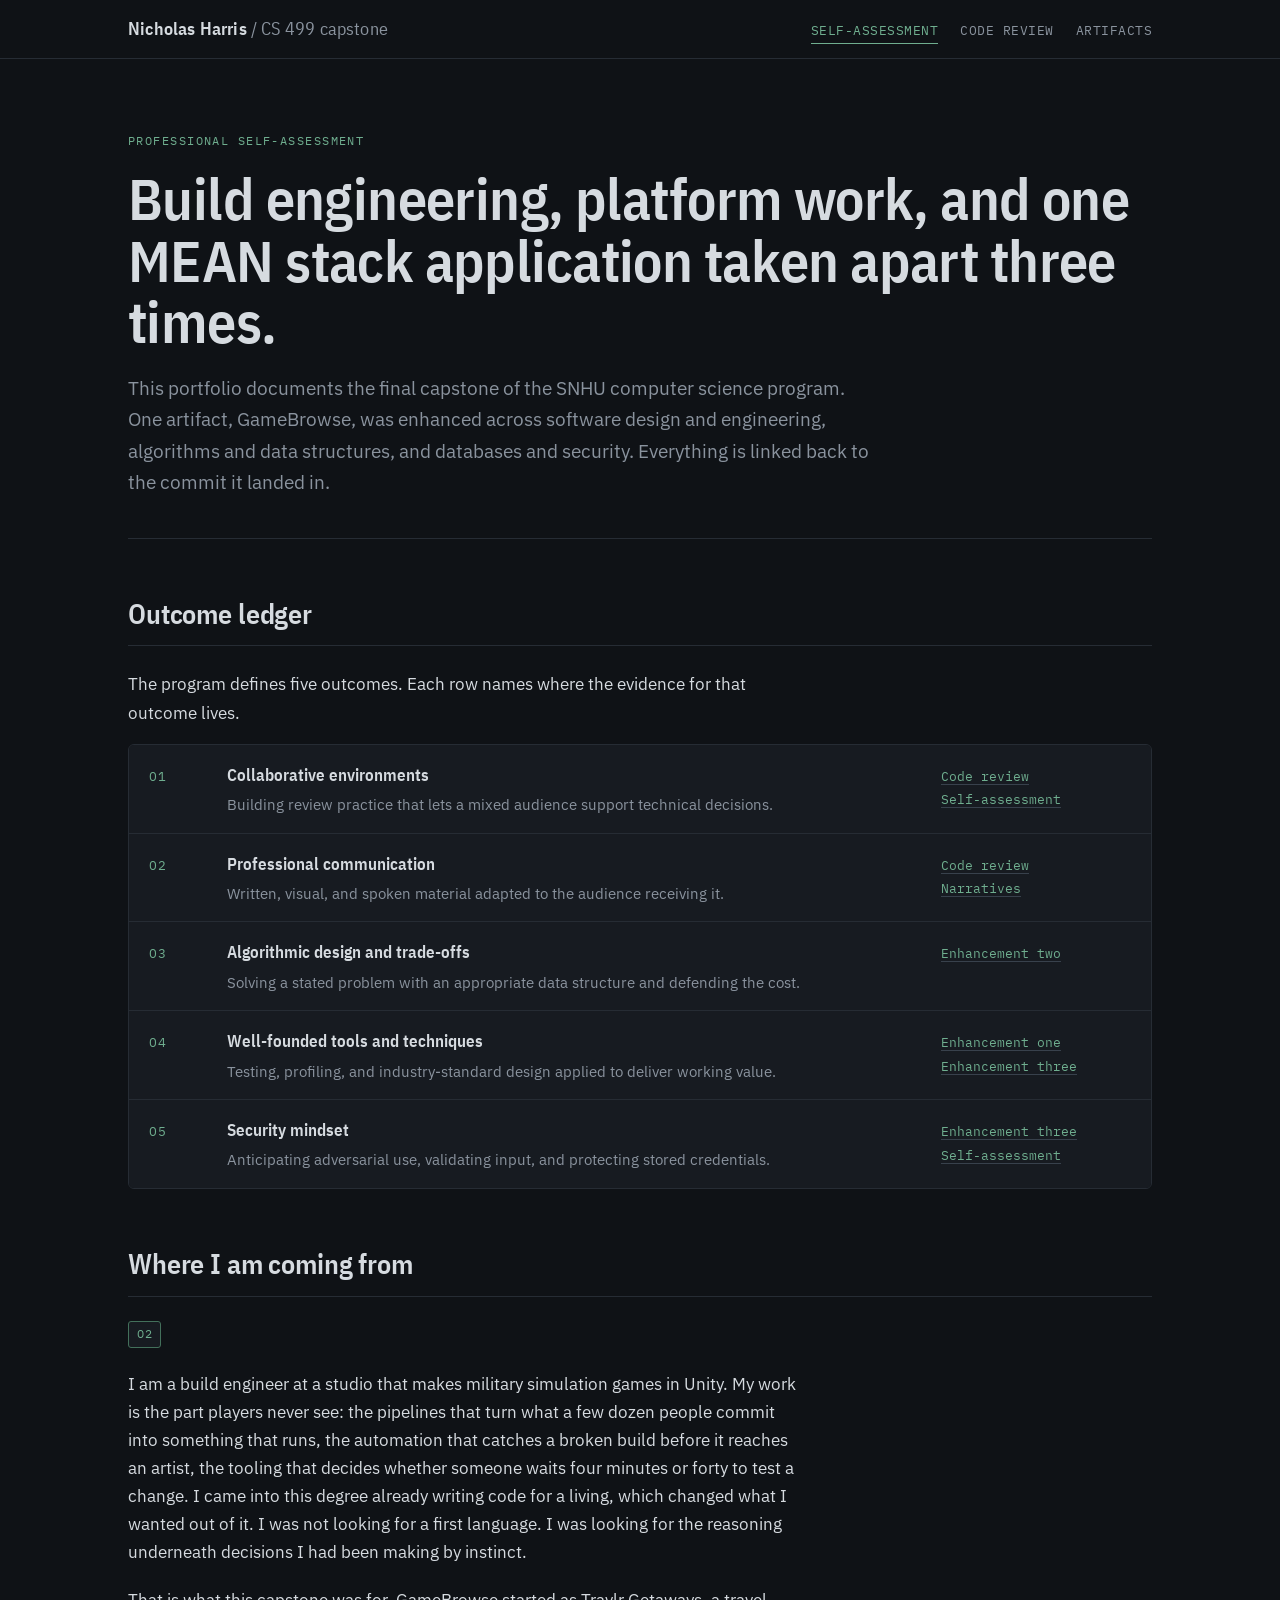
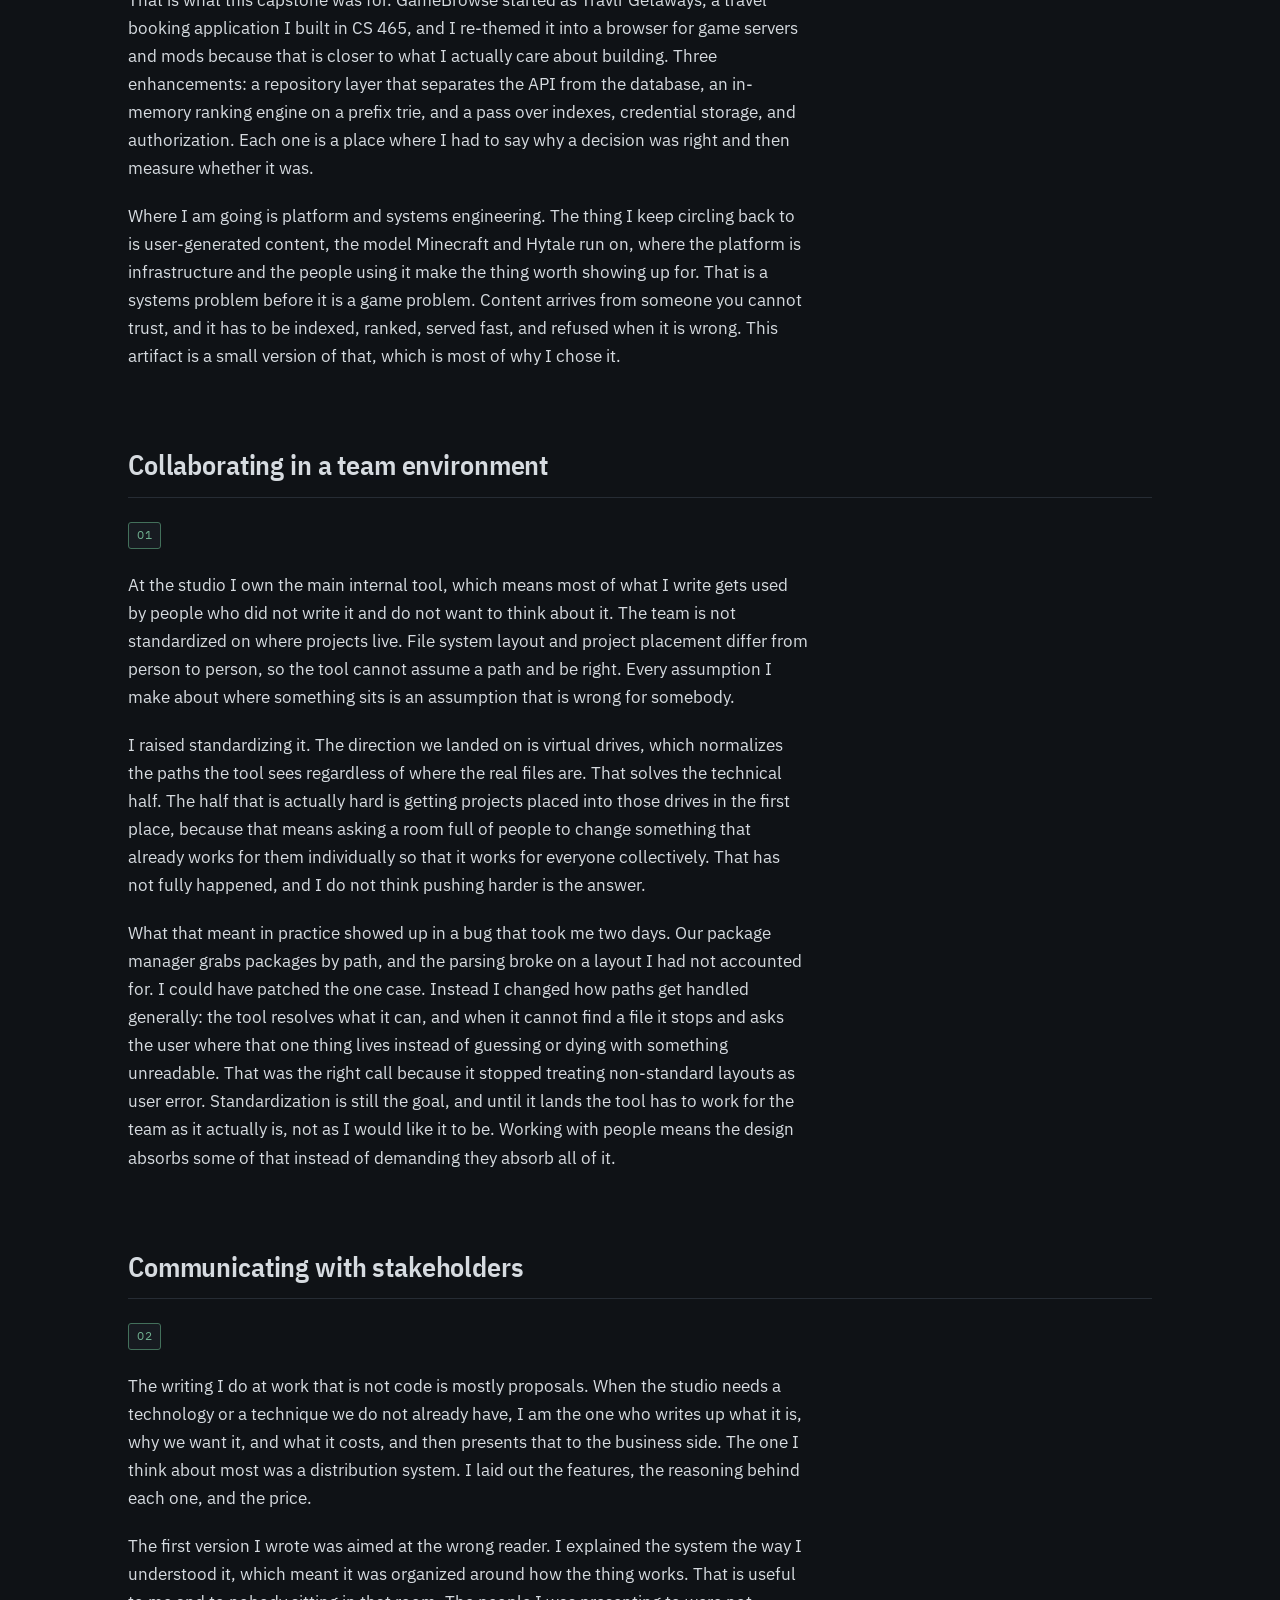
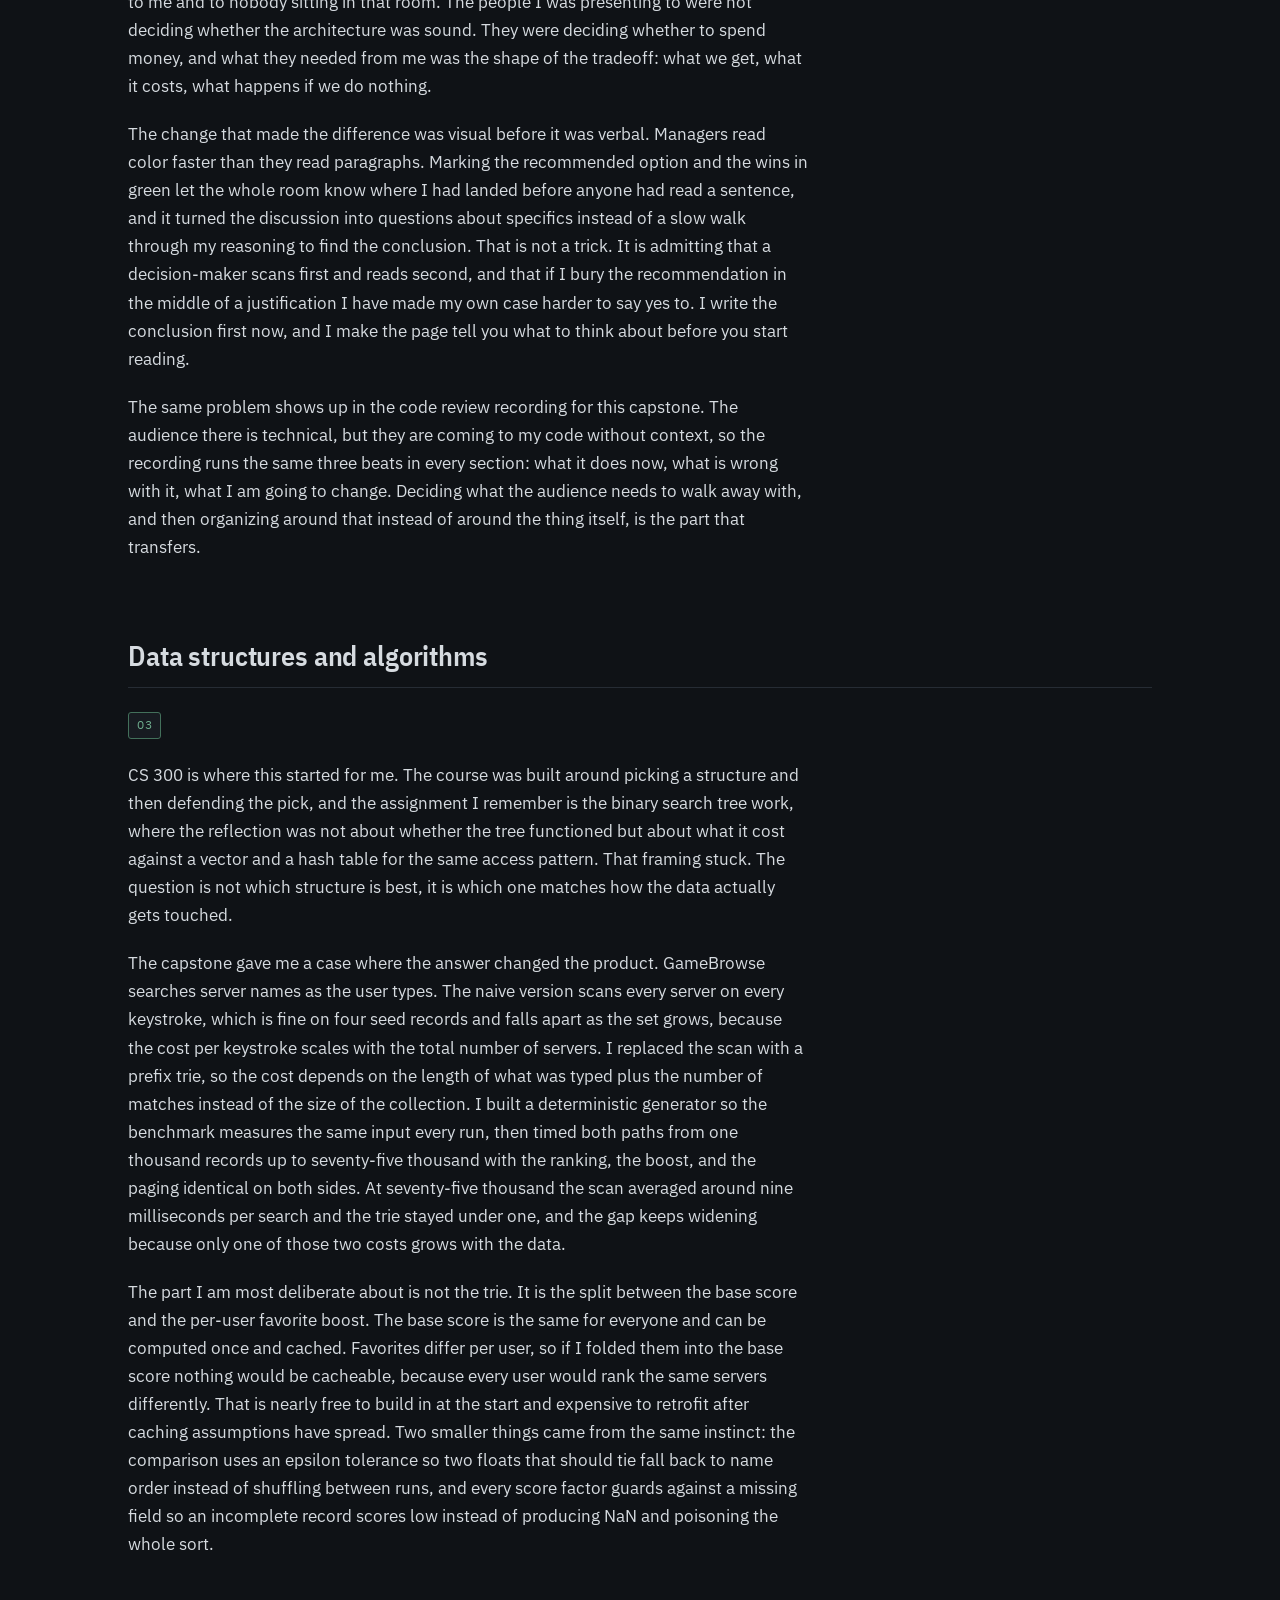
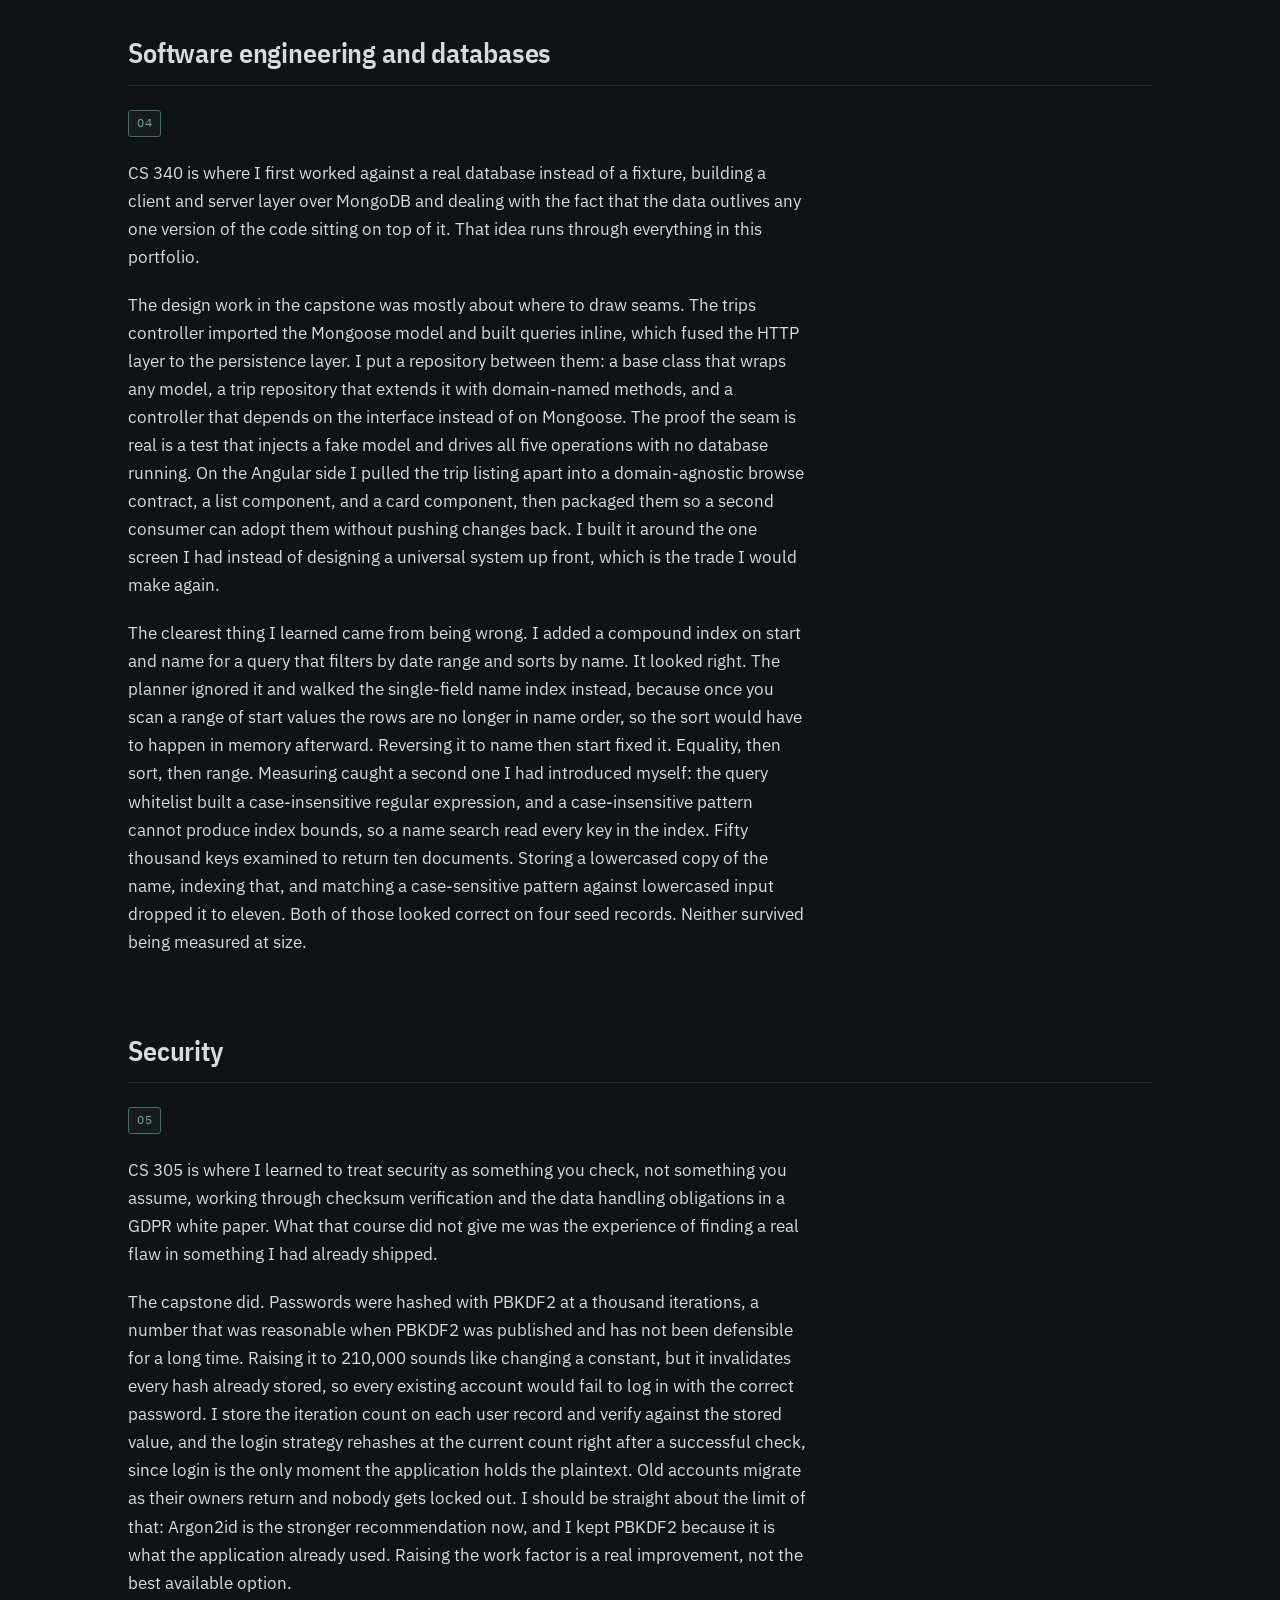
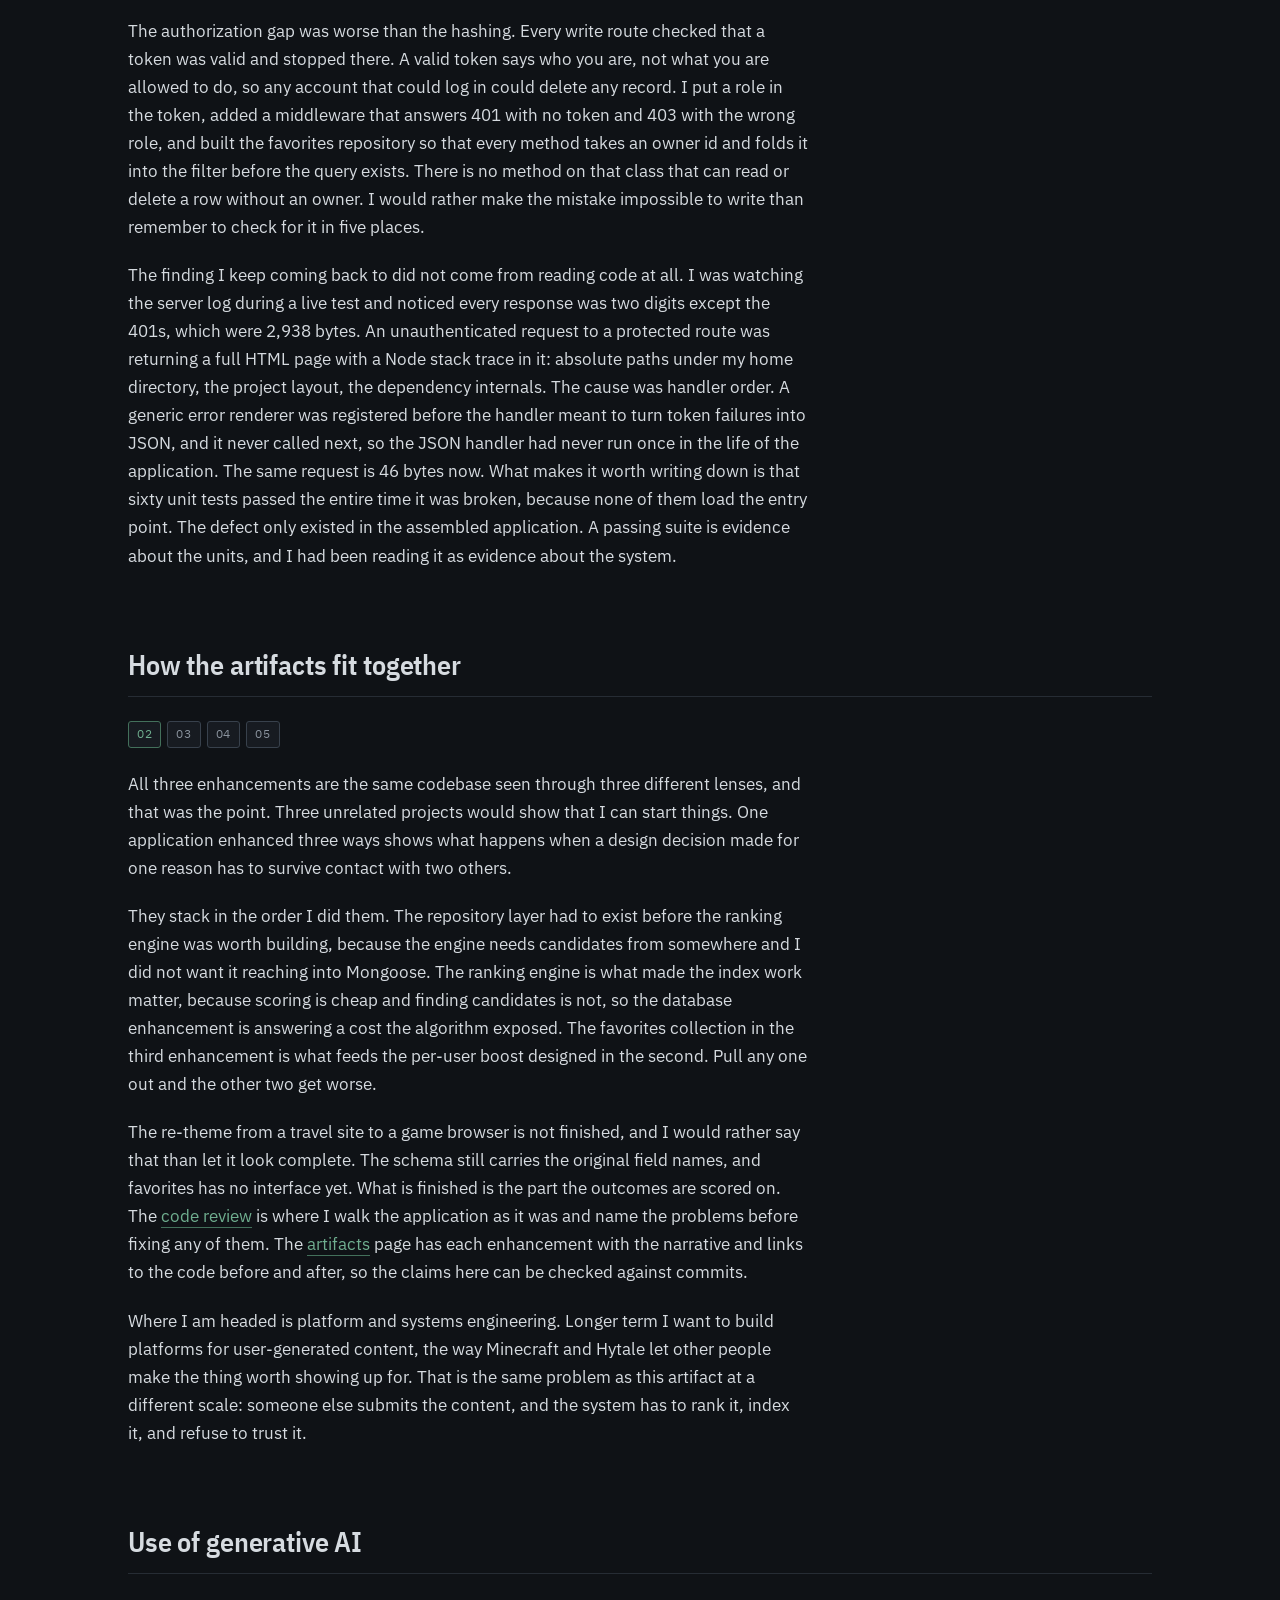
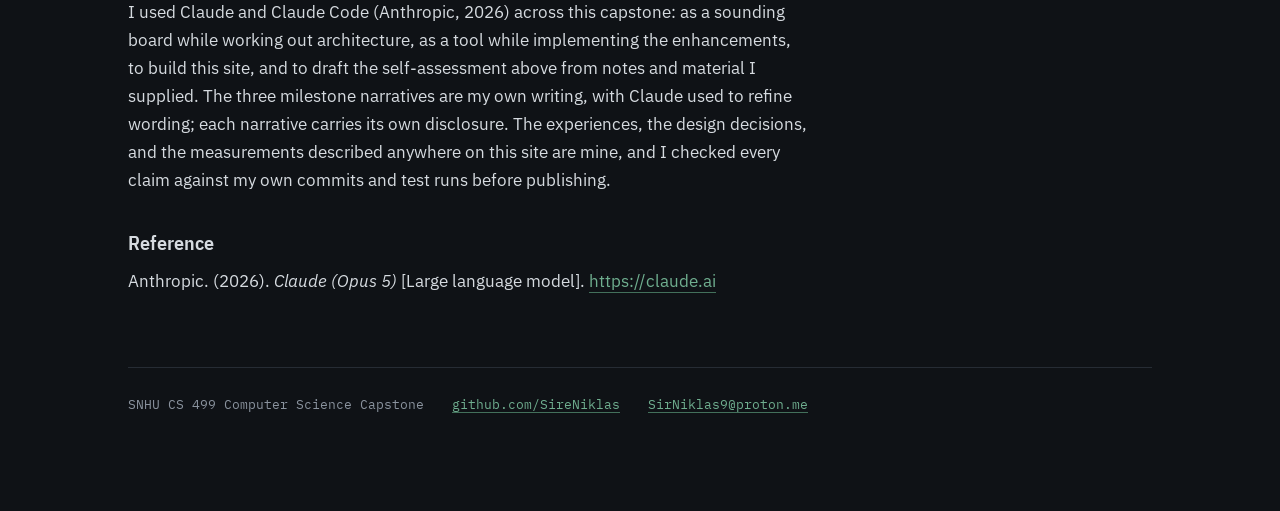
<file: index.html>
<!DOCTYPE html>
<html lang="en">
<head>
<meta charset="utf-8">
<meta name="viewport" content="width=device-width, initial-scale=1">
<title>Nicholas Harris — CS 499 ePortfolio</title>
<meta name="description" content="Computer science capstone ePortfolio: professional self-assessment, code review, and three enhanced artifacts.">
<link rel="preconnect" href="https://fonts.googleapis.com">
<link rel="preconnect" href="https://fonts.gstatic.com" crossorigin>
<link href="https://fonts.googleapis.com/css2?family=IBM+Plex+Mono:wght@400&family=IBM+Plex+Sans+Condensed:wght@600&family=IBM+Plex+Sans:wght@400;500&display=swap" rel="stylesheet">
<link rel="stylesheet" href="assets/styles.css">
</head>
<body>
<a class="skip" href="#main">Skip to content</a>

<header class="masthead">
  <div class="masthead-inner">
    <a class="wordmark" href="index.html">Nicholas Harris <span>/ CS 499 capstone</span></a>
    <nav>
      <a href="index.html" aria-current="page">Self-assessment</a>
      <a href="code-review.html">Code review</a>
      <a href="artifacts.html">Artifacts</a>
    </nav>
  </div>
</header>

<main class="shell" id="main">

  <div class="hero">
    <p class="eyebrow">Professional self-assessment</p>
    <h1>Build engineering, platform work, and one MEAN stack application taken apart three times.</h1>
    <p class="standfirst">This portfolio documents the final capstone of the SNHU computer science program. One artifact, GameBrowse, was enhanced across software design and engineering, algorithms and data structures, and databases and security. Everything is linked back to the commit it landed in.</p>
  </div>

  <section id="ledger">
    <h2>Outcome ledger</h2>
    <hr class="rule">
    <p class="prose">The program defines five outcomes. Each row names where the evidence for that outcome lives.</p>

    <div class="ledger">
      <div class="ledger-row">
        <div class="ledger-id">O1</div>
        <div>
          <p class="ledger-name">Collaborative environments</p>
          <p class="ledger-desc">Building review practice that lets a mixed audience support technical decisions.</p>
        </div>
        <div class="ledger-where">
          <a href="code-review.html">Code review</a><br>
          <a href="#collaboration">Self-assessment</a>
        </div>
      </div>

      <div class="ledger-row">
        <div class="ledger-id">O2</div>
        <div>
          <p class="ledger-name">Professional communication</p>
          <p class="ledger-desc">Written, visual, and spoken material adapted to the audience receiving it.</p>
        </div>
        <div class="ledger-where">
          <a href="code-review.html">Code review</a><br>
          <a href="artifacts.html">Narratives</a>
        </div>
      </div>

      <div class="ledger-row">
        <div class="ledger-id">O3</div>
        <div>
          <p class="ledger-name">Algorithmic design and trade-offs</p>
          <p class="ledger-desc">Solving a stated problem with an appropriate data structure and defending the cost.</p>
        </div>
        <div class="ledger-where">
          <a href="artifacts.html#enhancement-two">Enhancement two</a>
        </div>
      </div>

      <div class="ledger-row">
        <div class="ledger-id">O4</div>
        <div>
          <p class="ledger-name">Well-founded tools and techniques</p>
          <p class="ledger-desc">Testing, profiling, and industry-standard design applied to deliver working value.</p>
        </div>
        <div class="ledger-where">
          <a href="artifacts.html#enhancement-one">Enhancement one</a><br>
          <a href="artifacts.html#enhancement-three">Enhancement three</a>
        </div>
      </div>

      <div class="ledger-row">
        <div class="ledger-id">O5</div>
        <div>
          <p class="ledger-name">Security mindset</p>
          <p class="ledger-desc">Anticipating adversarial use, validating input, and protecting stored credentials.</p>
        </div>
        <div class="ledger-where">
          <a href="artifacts.html#enhancement-three">Enhancement three</a><br>
          <a href="#security">Self-assessment</a>
        </div>
      </div>
    </div>
  </section>

  <section id="intro">
    <h2>Where I am coming from</h2>
    <hr class="rule">
    <ul class="tags">
      <li class="tag on">O2</li>
    </ul>
    <div class="prose">
      <p>I am a build engineer at a studio that makes military simulation games in Unity. My work is the part players never see: the pipelines that turn what a few dozen people commit into something that runs, the automation that catches a broken build before it reaches an artist, the tooling that decides whether someone waits four minutes or forty to test a change. I came into this degree already writing code for a living, which changed what I wanted out of it. I was not looking for a first language. I was looking for the reasoning underneath decisions I had been making by instinct.</p>
      <p>That is what this capstone was for. GameBrowse started as Travlr Getaways, a travel booking application I built in CS 465, and I re-themed it into a browser for game servers and mods because that is closer to what I actually care about building. Three enhancements: a repository layer that separates the API from the database, an in-memory ranking engine on a prefix trie, and a pass over indexes, credential storage, and authorization. Each one is a place where I had to say why a decision was right and then measure whether it was.</p>
      <p>Where I am going is platform and systems engineering. The thing I keep circling back to is user-generated content, the model Minecraft and Hytale run on, where the platform is infrastructure and the people using it make the thing worth showing up for. That is a systems problem before it is a game problem. Content arrives from someone you cannot trust, and it has to be indexed, ranked, served fast, and refused when it is wrong. This artifact is a small version of that, which is most of why I chose it.</p>
    </div>
  </section>

  <section id="collaboration">
    <h2>Collaborating in a team environment</h2>
    <hr class="rule">
    <ul class="tags">
      <li class="tag on">O1</li>
    </ul>
    <div class="prose">
      <p>At the studio I own the main internal tool, which means most of what I write gets used by people who did not write it and do not want to think about it. The team is not standardized on where projects live. File system layout and project placement differ from person to person, so the tool cannot assume a path and be right. Every assumption I make about where something sits is an assumption that is wrong for somebody.</p>
      <p>I raised standardizing it. The direction we landed on is virtual drives, which normalizes the paths the tool sees regardless of where the real files are. That solves the technical half. The half that is actually hard is getting projects placed into those drives in the first place, because that means asking a room full of people to change something that already works for them individually so that it works for everyone collectively. That has not fully happened, and I do not think pushing harder is the answer.</p>
      <p>What that meant in practice showed up in a bug that took me two days. Our package manager grabs packages by path, and the parsing broke on a layout I had not accounted for. I could have patched the one case. Instead I changed how paths get handled generally: the tool resolves what it can, and when it cannot find a file it stops and asks the user where that one thing lives instead of guessing or dying with something unreadable. That was the right call because it stopped treating non-standard layouts as user error. Standardization is still the goal, and until it lands the tool has to work for the team as it actually is, not as I would like it to be. Working with people means the design absorbs some of that instead of demanding they absorb all of it.</p>
    </div>
  </section>

  <section id="communication">
    <h2>Communicating with stakeholders</h2>
    <hr class="rule">
    <ul class="tags">
      <li class="tag on">O2</li>
    </ul>
    <div class="prose">
      <p>The writing I do at work that is not code is mostly proposals. When the studio needs a technology or a technique we do not already have, I am the one who writes up what it is, why we want it, and what it costs, and then presents that to the business side. The one I think about most was a distribution system. I laid out the features, the reasoning behind each one, and the price.</p>
      <p>The first version I wrote was aimed at the wrong reader. I explained the system the way I understood it, which meant it was organized around how the thing works. That is useful to me and to nobody sitting in that room. The people I was presenting to were not deciding whether the architecture was sound. They were deciding whether to spend money, and what they needed from me was the shape of the tradeoff: what we get, what it costs, what happens if we do nothing.</p>
      <p>The change that made the difference was visual before it was verbal. Managers read color faster than they read paragraphs. Marking the recommended option and the wins in green let the whole room know where I had landed before anyone had read a sentence, and it turned the discussion into questions about specifics instead of a slow walk through my reasoning to find the conclusion. That is not a trick. It is admitting that a decision-maker scans first and reads second, and that if I bury the recommendation in the middle of a justification I have made my own case harder to say yes to. I write the conclusion first now, and I make the page tell you what to think about before you start reading.</p>
      <p>The same problem shows up in the code review recording for this capstone. The audience there is technical, but they are coming to my code without context, so the recording runs the same three beats in every section: what it does now, what is wrong with it, what I am going to change. Deciding what the audience needs to walk away with, and then organizing around that instead of around the thing itself, is the part that transfers.</p>
    </div>
  </section>

  <section id="algorithms">
    <h2>Data structures and algorithms</h2>
    <hr class="rule">
    <ul class="tags">
      <li class="tag on">O3</li>
    </ul>
    <div class="prose">
      <p>CS 300 is where this started for me. The course was built around picking a structure and then defending the pick, and the assignment I remember is the binary search tree work, where the reflection was not about whether the tree functioned but about what it cost against a vector and a hash table for the same access pattern. That framing stuck. The question is not which structure is best, it is which one matches how the data actually gets touched.</p>
      <p>The capstone gave me a case where the answer changed the product. GameBrowse searches server names as the user types. The naive version scans every server on every keystroke, which is fine on four seed records and falls apart as the set grows, because the cost per keystroke scales with the total number of servers. I replaced the scan with a prefix trie, so the cost depends on the length of what was typed plus the number of matches instead of the size of the collection. I built a deterministic generator so the benchmark measures the same input every run, then timed both paths from one thousand records up to seventy-five thousand with the ranking, the boost, and the paging identical on both sides. At seventy-five thousand the scan averaged around nine milliseconds per search and the trie stayed under one, and the gap keeps widening because only one of those two costs grows with the data.</p>
      <p>The part I am most deliberate about is not the trie. It is the split between the base score and the per-user favorite boost. The base score is the same for everyone and can be computed once and cached. Favorites differ per user, so if I folded them into the base score nothing would be cacheable, because every user would rank the same servers differently. That is nearly free to build in at the start and expensive to retrofit after caching assumptions have spread. Two smaller things came from the same instinct: the comparison uses an epsilon tolerance so two floats that should tie fall back to name order instead of shuffling between runs, and every score factor guards against a missing field so an incomplete record scores low instead of producing NaN and poisoning the whole sort.</p>
    </div>
  </section>

  <section id="engineering">
    <h2>Software engineering and databases</h2>
    <hr class="rule">
    <ul class="tags">
      <li class="tag on">O4</li>
    </ul>
    <div class="prose">
      <p>CS 340 is where I first worked against a real database instead of a fixture, building a client and server layer over MongoDB and dealing with the fact that the data outlives any one version of the code sitting on top of it. That idea runs through everything in this portfolio.</p>
      <p>The design work in the capstone was mostly about where to draw seams. The trips controller imported the Mongoose model and built queries inline, which fused the HTTP layer to the persistence layer. I put a repository between them: a base class that wraps any model, a trip repository that extends it with domain-named methods, and a controller that depends on the interface instead of on Mongoose. The proof the seam is real is a test that injects a fake model and drives all five operations with no database running. On the Angular side I pulled the trip listing apart into a domain-agnostic browse contract, a list component, and a card component, then packaged them so a second consumer can adopt them without pushing changes back. I built it around the one screen I had instead of designing a universal system up front, which is the trade I would make again.</p>
      <p>The clearest thing I learned came from being wrong. I added a compound index on start and name for a query that filters by date range and sorts by name. It looked right. The planner ignored it and walked the single-field name index instead, because once you scan a range of start values the rows are no longer in name order, so the sort would have to happen in memory afterward. Reversing it to name then start fixed it. Equality, then sort, then range. Measuring caught a second one I had introduced myself: the query whitelist built a case-insensitive regular expression, and a case-insensitive pattern cannot produce index bounds, so a name search read every key in the index. Fifty thousand keys examined to return ten documents. Storing a lowercased copy of the name, indexing that, and matching a case-sensitive pattern against lowercased input dropped it to eleven. Both of those looked correct on four seed records. Neither survived being measured at size.</p>
    </div>
  </section>

  <section id="security">
    <h2>Security</h2>
    <hr class="rule">
    <ul class="tags">
      <li class="tag on">O5</li>
    </ul>
    <div class="prose">
      <p>CS 305 is where I learned to treat security as something you check, not something you assume, working through checksum verification and the data handling obligations in a GDPR white paper. What that course did not give me was the experience of finding a real flaw in something I had already shipped.</p>
      <p>The capstone did. Passwords were hashed with PBKDF2 at a thousand iterations, a number that was reasonable when PBKDF2 was published and has not been defensible for a long time. Raising it to 210,000 sounds like changing a constant, but it invalidates every hash already stored, so every existing account would fail to log in with the correct password. I store the iteration count on each user record and verify against the stored value, and the login strategy rehashes at the current count right after a successful check, since login is the only moment the application holds the plaintext. Old accounts migrate as their owners return and nobody gets locked out. I should be straight about the limit of that: Argon2id is the stronger recommendation now, and I kept PBKDF2 because it is what the application already used. Raising the work factor is a real improvement, not the best available option.</p>
      <p>The authorization gap was worse than the hashing. Every write route checked that a token was valid and stopped there. A valid token says who you are, not what you are allowed to do, so any account that could log in could delete any record. I put a role in the token, added a middleware that answers 401 with no token and 403 with the wrong role, and built the favorites repository so that every method takes an owner id and folds it into the filter before the query exists. There is no method on that class that can read or delete a row without an owner. I would rather make the mistake impossible to write than remember to check for it in five places.</p>
      <p>The finding I keep coming back to did not come from reading code at all. I was watching the server log during a live test and noticed every response was two digits except the 401s, which were 2,938 bytes. An unauthenticated request to a protected route was returning a full HTML page with a Node stack trace in it: absolute paths under my home directory, the project layout, the dependency internals. The cause was handler order. A generic error renderer was registered before the handler meant to turn token failures into JSON, and it never called next, so the JSON handler had never run once in the life of the application. The same request is 46 bytes now. What makes it worth writing down is that sixty unit tests passed the entire time it was broken, because none of them load the entry point. The defect only existed in the assembled application. A passing suite is evidence about the units, and I had been reading it as evidence about the system.</p>
    </div>
  </section>

  <section id="portfolio">
    <h2>How the artifacts fit together</h2>
    <hr class="rule">
    <ul class="tags">
      <li class="tag on">O2</li>
      <li class="tag">O3</li>
      <li class="tag">O4</li>
      <li class="tag">O5</li>
    </ul>
    <div class="prose">
      <p>All three enhancements are the same codebase seen through three different lenses, and that was the point. Three unrelated projects would show that I can start things. One application enhanced three ways shows what happens when a design decision made for one reason has to survive contact with two others.</p>
      <p>They stack in the order I did them. The repository layer had to exist before the ranking engine was worth building, because the engine needs candidates from somewhere and I did not want it reaching into Mongoose. The ranking engine is what made the index work matter, because scoring is cheap and finding candidates is not, so the database enhancement is answering a cost the algorithm exposed. The favorites collection in the third enhancement is what feeds the per-user boost designed in the second. Pull any one out and the other two get worse.</p>
      <p>The re-theme from a travel site to a game browser is not finished, and I would rather say that than let it look complete. The schema still carries the original field names, and favorites has no interface yet. What is finished is the part the outcomes are scored on. The <a href="code-review.html">code review</a> is where I walk the application as it was and name the problems before fixing any of them. The <a href="artifacts.html">artifacts</a> page has each enhancement with the narrative and links to the code before and after, so the claims here can be checked against commits.</p>
      <p>Where I am headed is platform and systems engineering. Longer term I want to build platforms for user-generated content, the way Minecraft and Hytale let other people make the thing worth showing up for. That is the same problem as this artifact at a different scale: someone else submits the content, and the system has to rank it, index it, and refuse to trust it.</p>
    </div>
  </section>

  <section id="ai-use">
    <h2>Use of generative AI</h2>
    <hr class="rule">
    <div class="prose">
      <p>I used Claude and Claude Code (Anthropic, 2026) across this capstone: as a sounding board while working out architecture, as a tool while implementing the enhancements, to build this site, and to draft the self-assessment above from notes and material I supplied. The three milestone narratives are my own writing, with Claude used to refine wording; each narrative carries its own disclosure. The experiences, the design decisions, and the measurements described anywhere on this site are mine, and I checked every claim against my own commits and test runs before publishing.</p>
      <h3>Reference</h3>
      <p>Anthropic. (2026). <em>Claude (Opus 5)</em> [Large language model]. <a href="https://claude.ai">https://claude.ai</a></p>
    </div>
  </section>

  <footer class="foot">
    <span>SNHU CS 499 Computer Science Capstone</span>
    <span><a href="https://github.com/SireNiklas">github.com/SireNiklas</a></span>
    <span><a href="mailto:SirNiklas9@proton.me">SirNiklas9@proton.me</a></span>
  </footer>

</main>
</body>
</html>
</file>
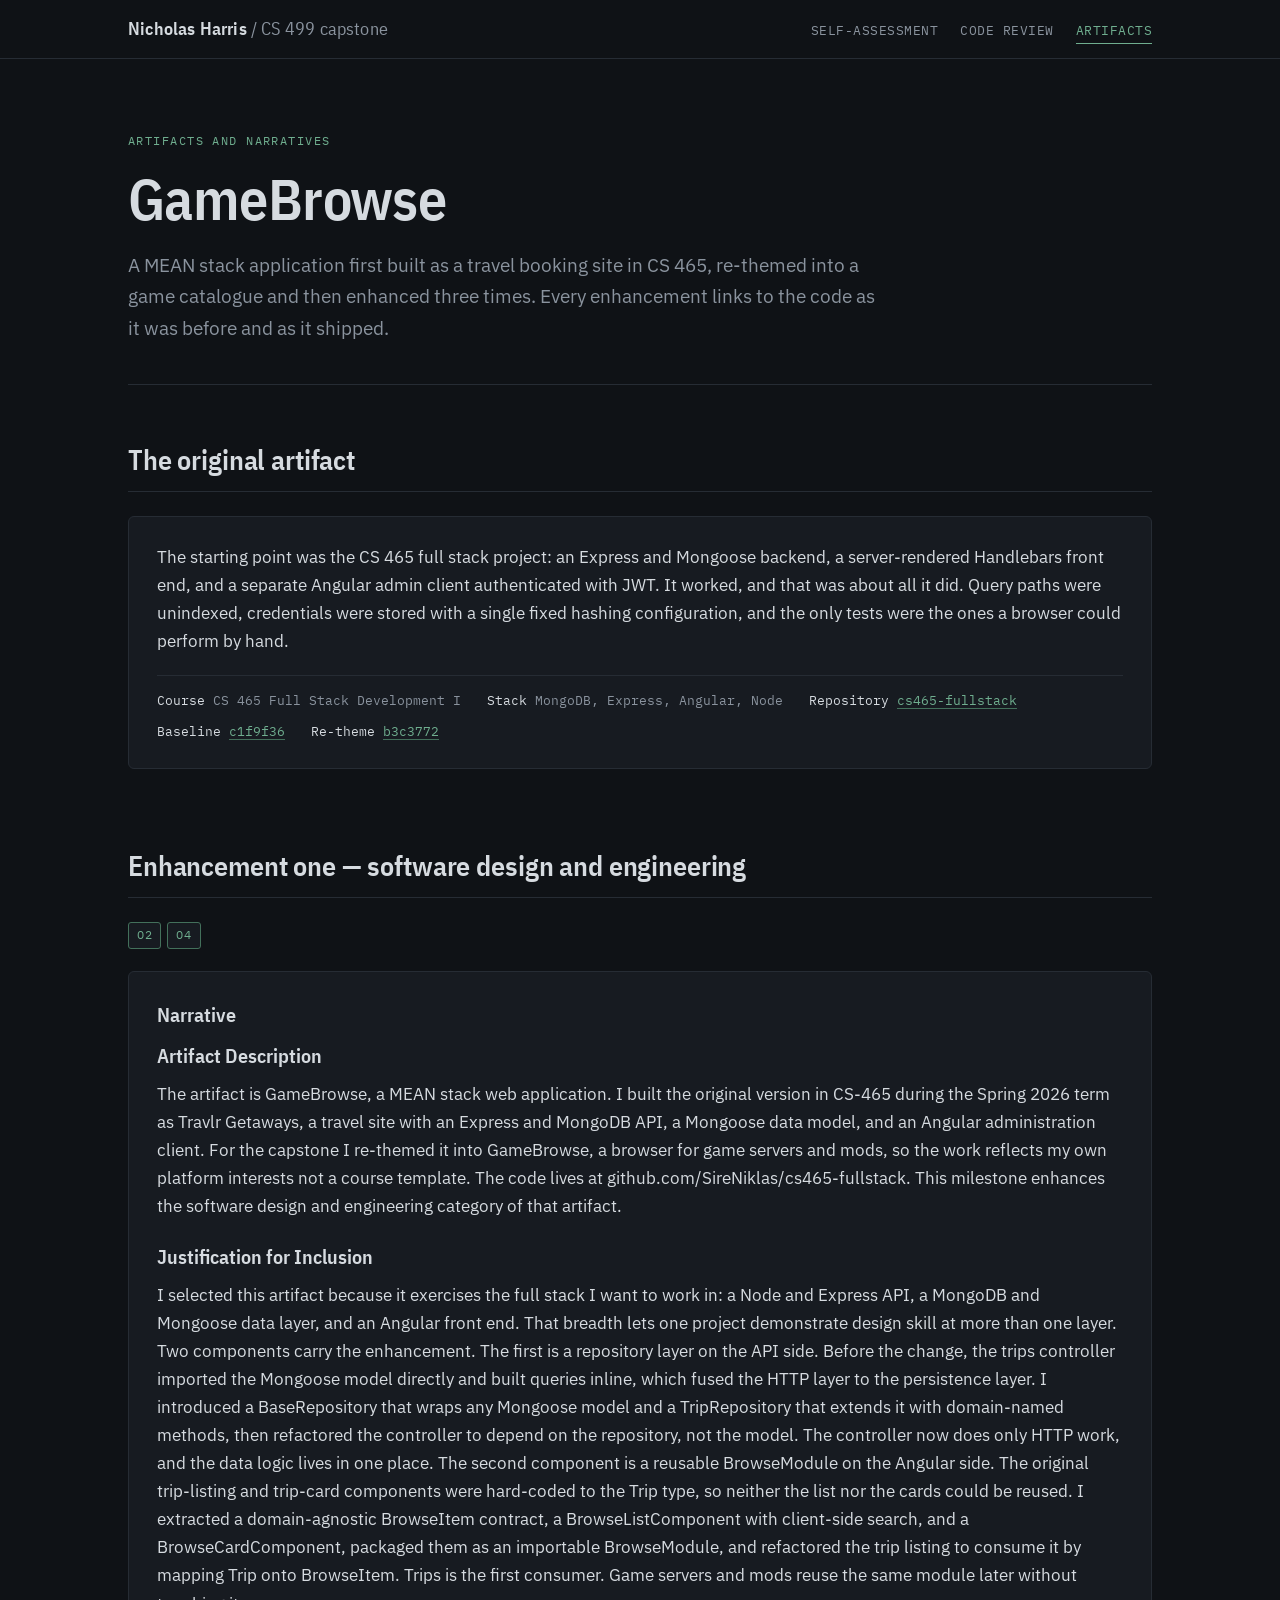
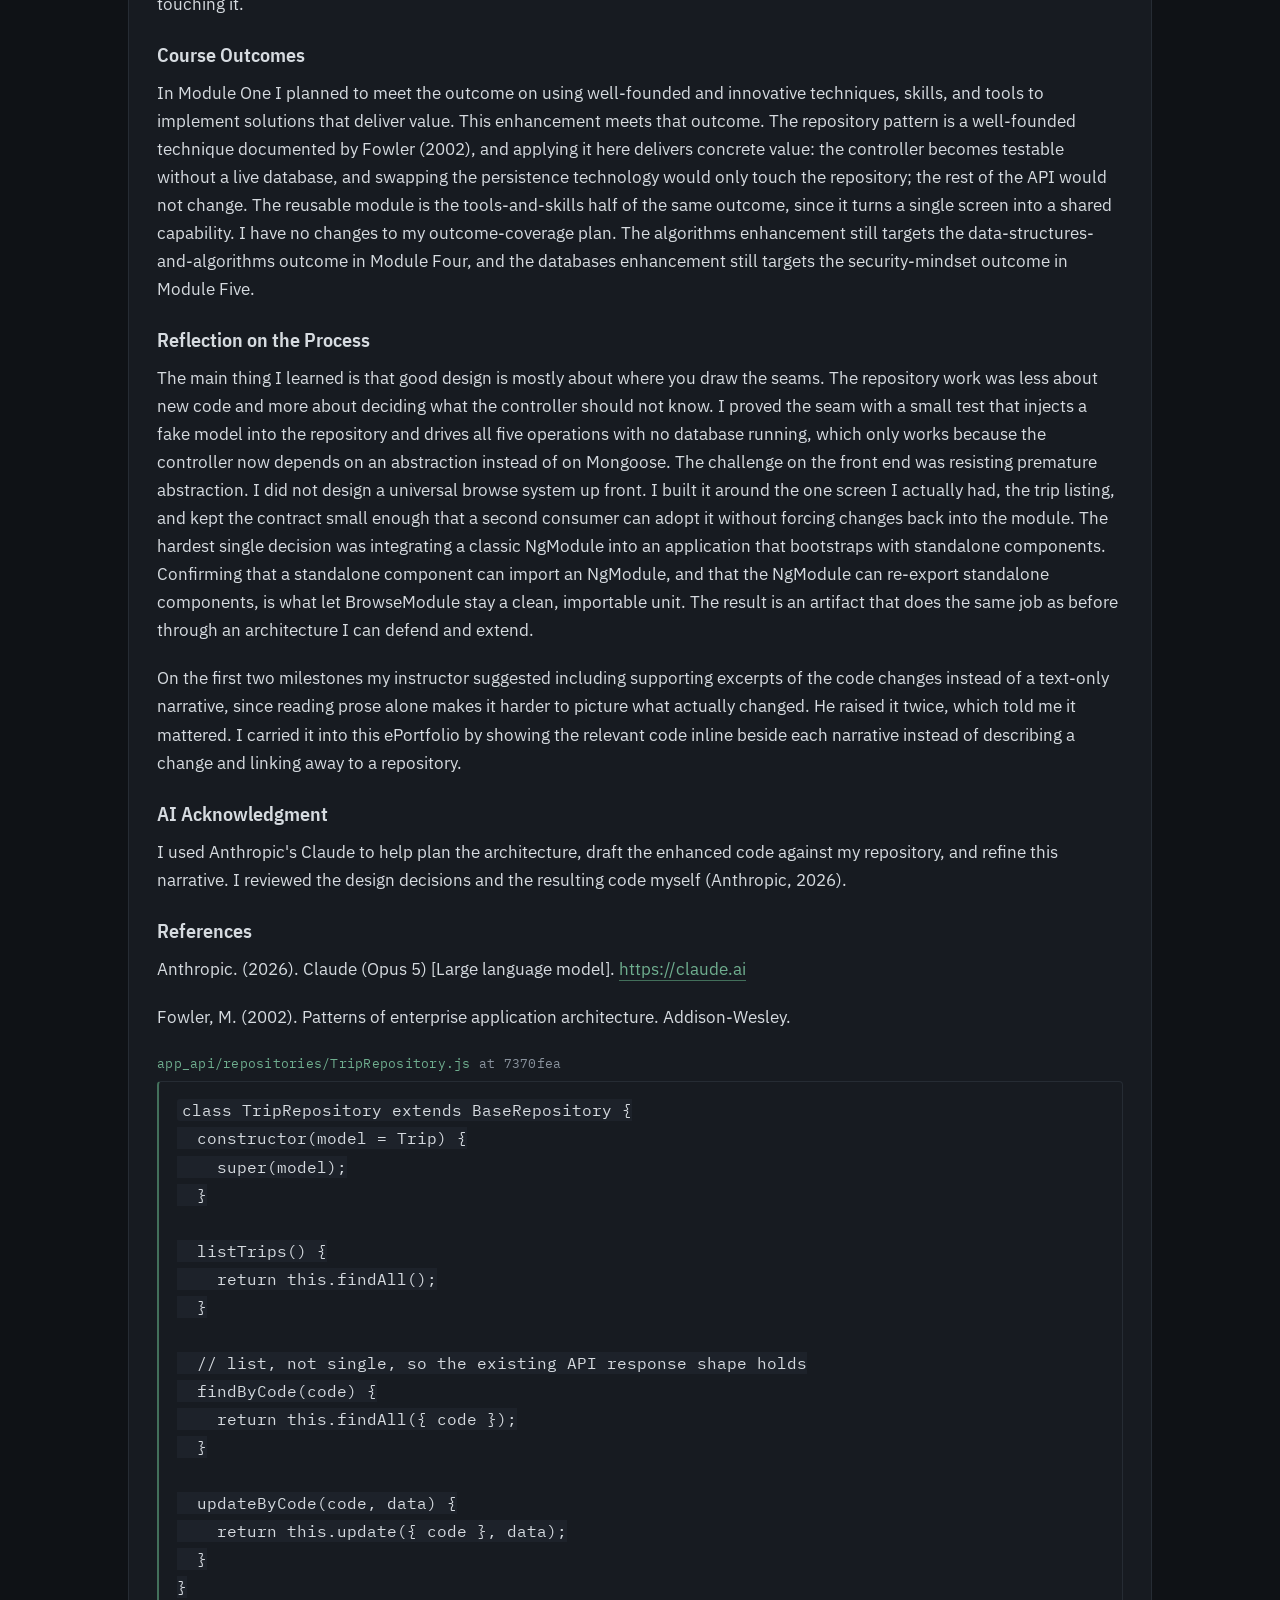
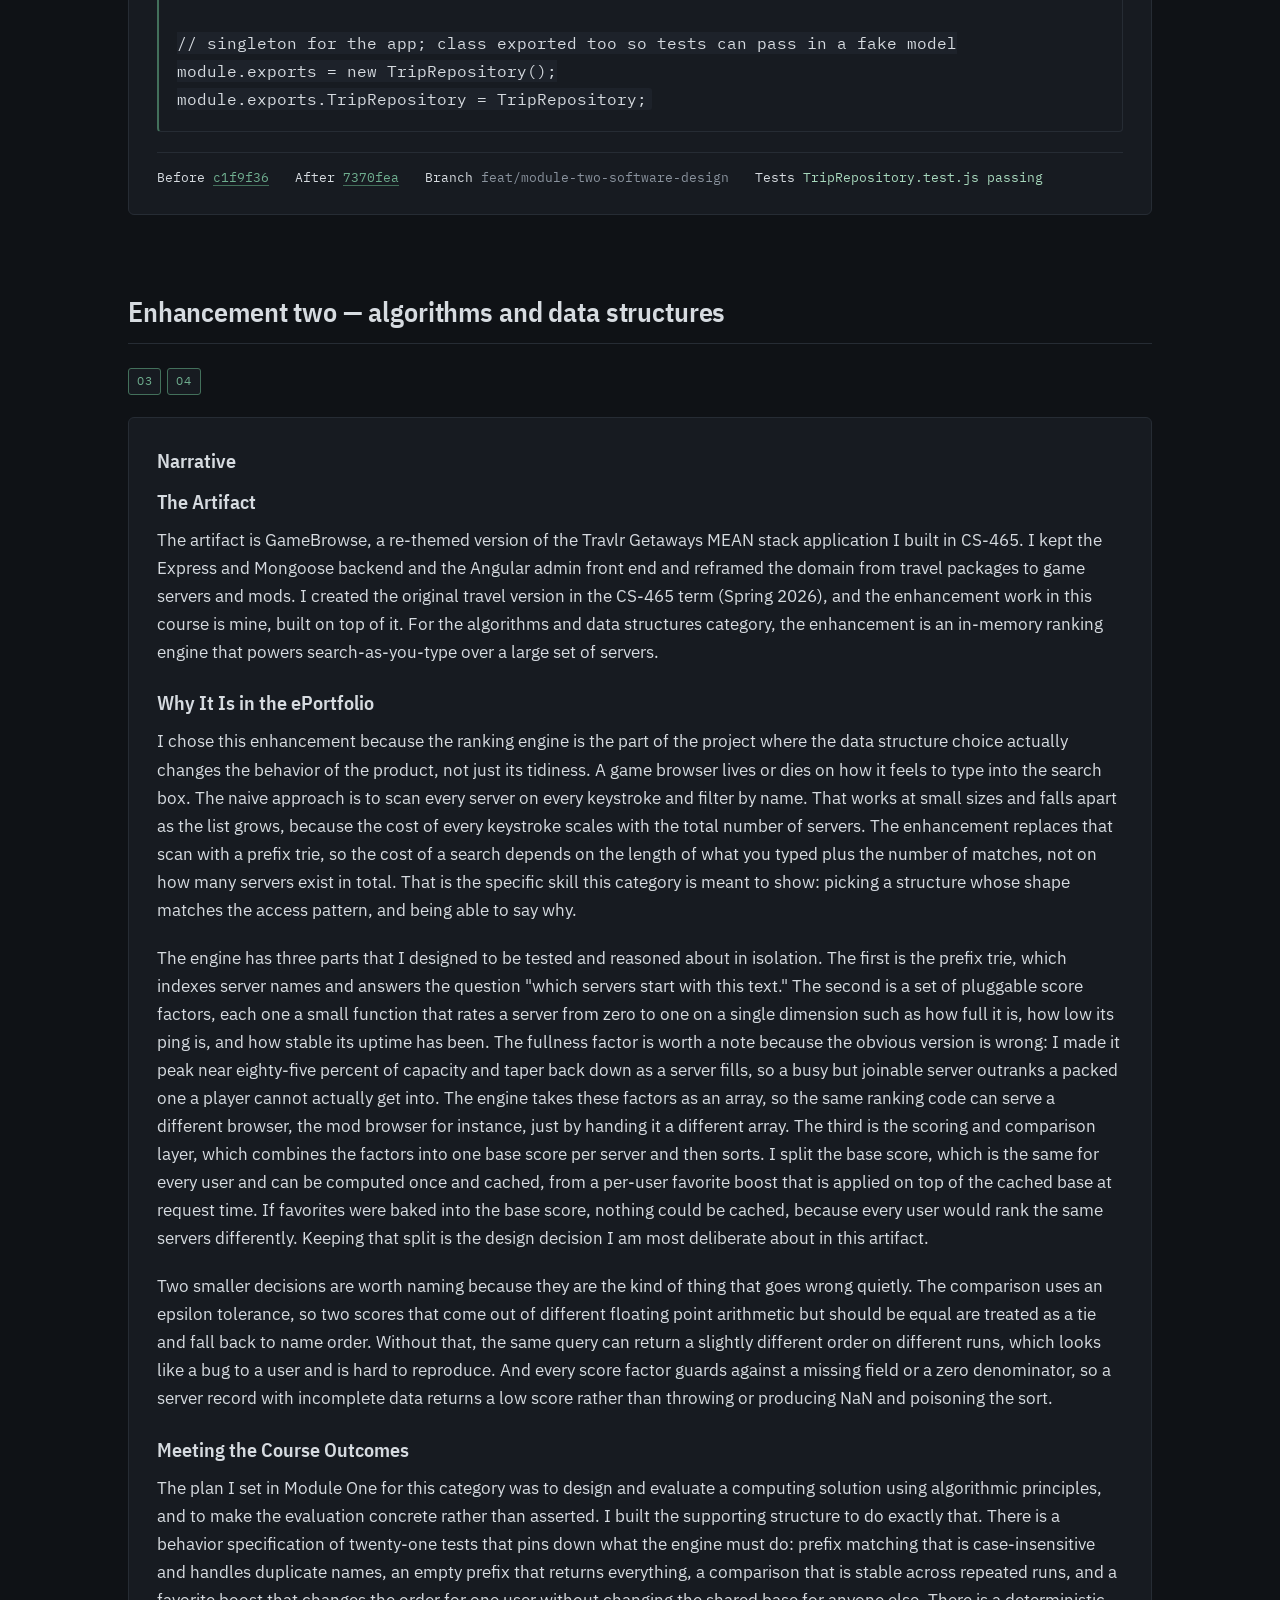
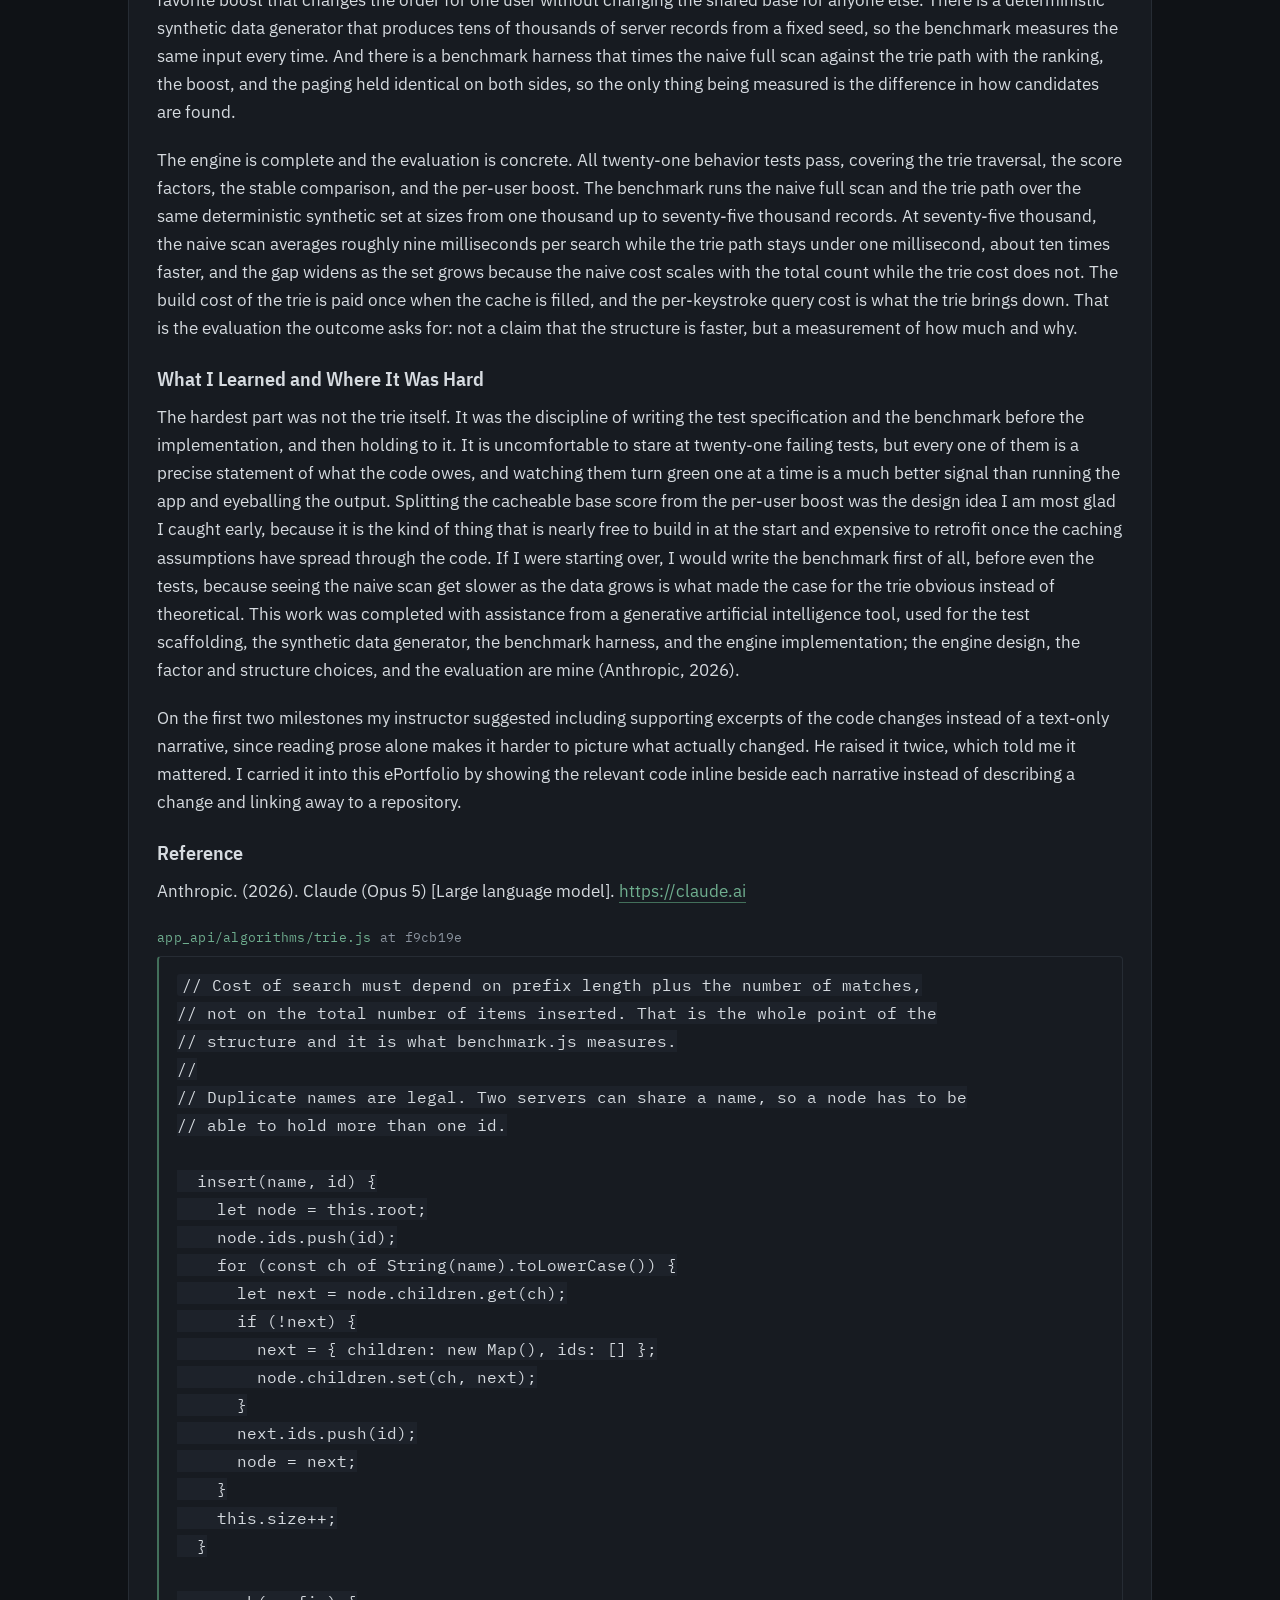
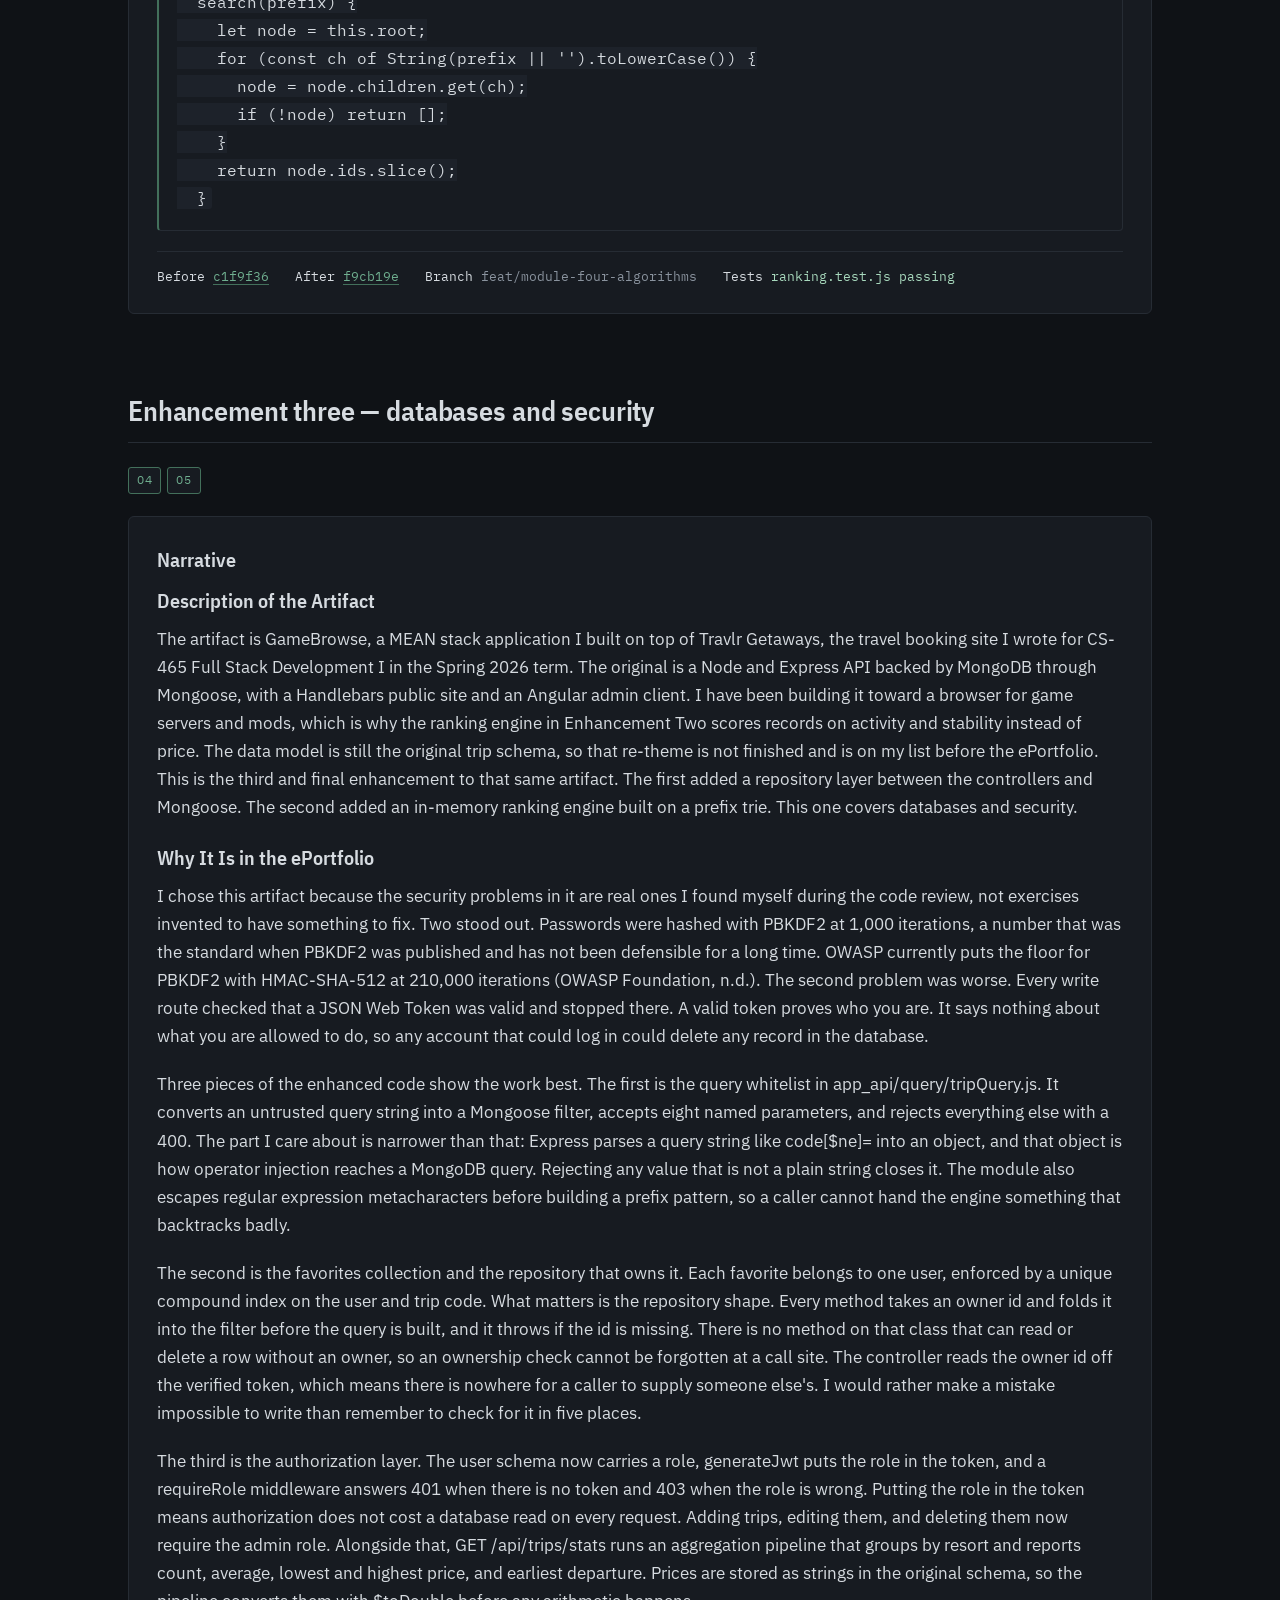
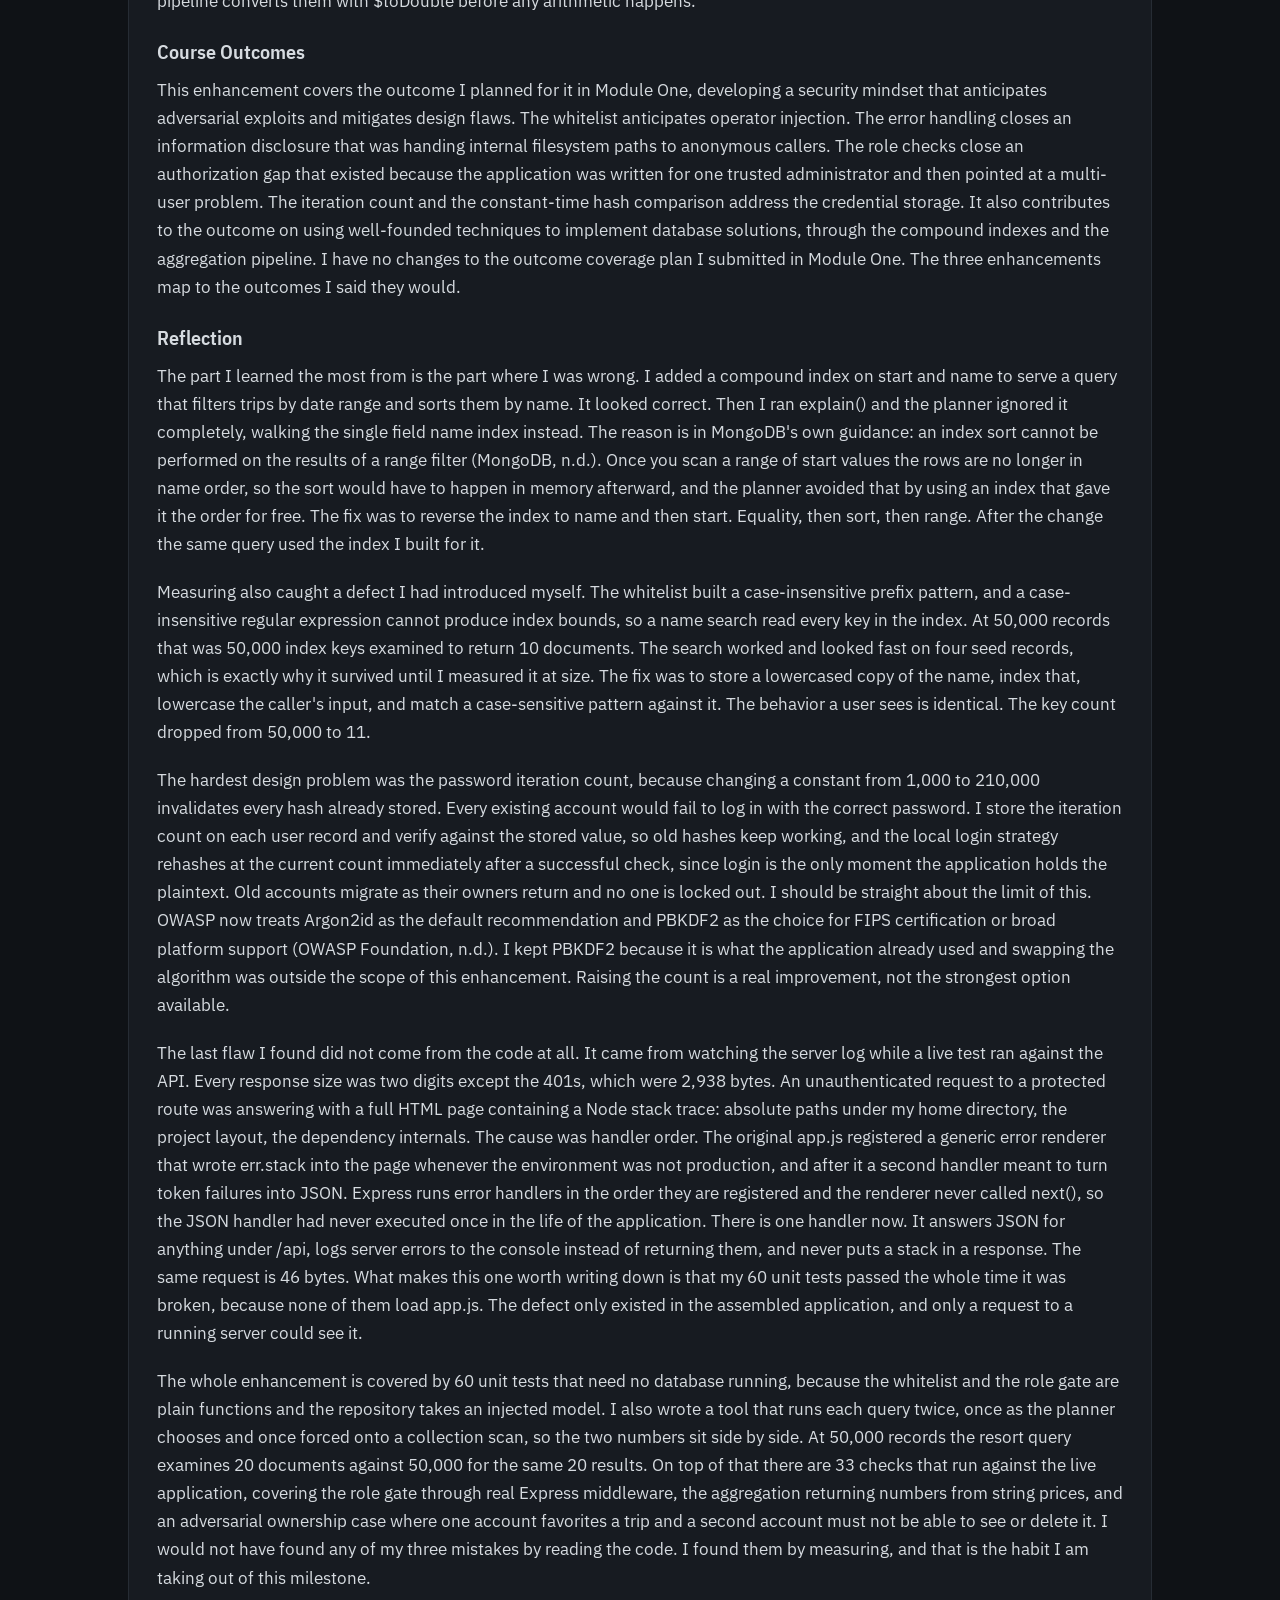
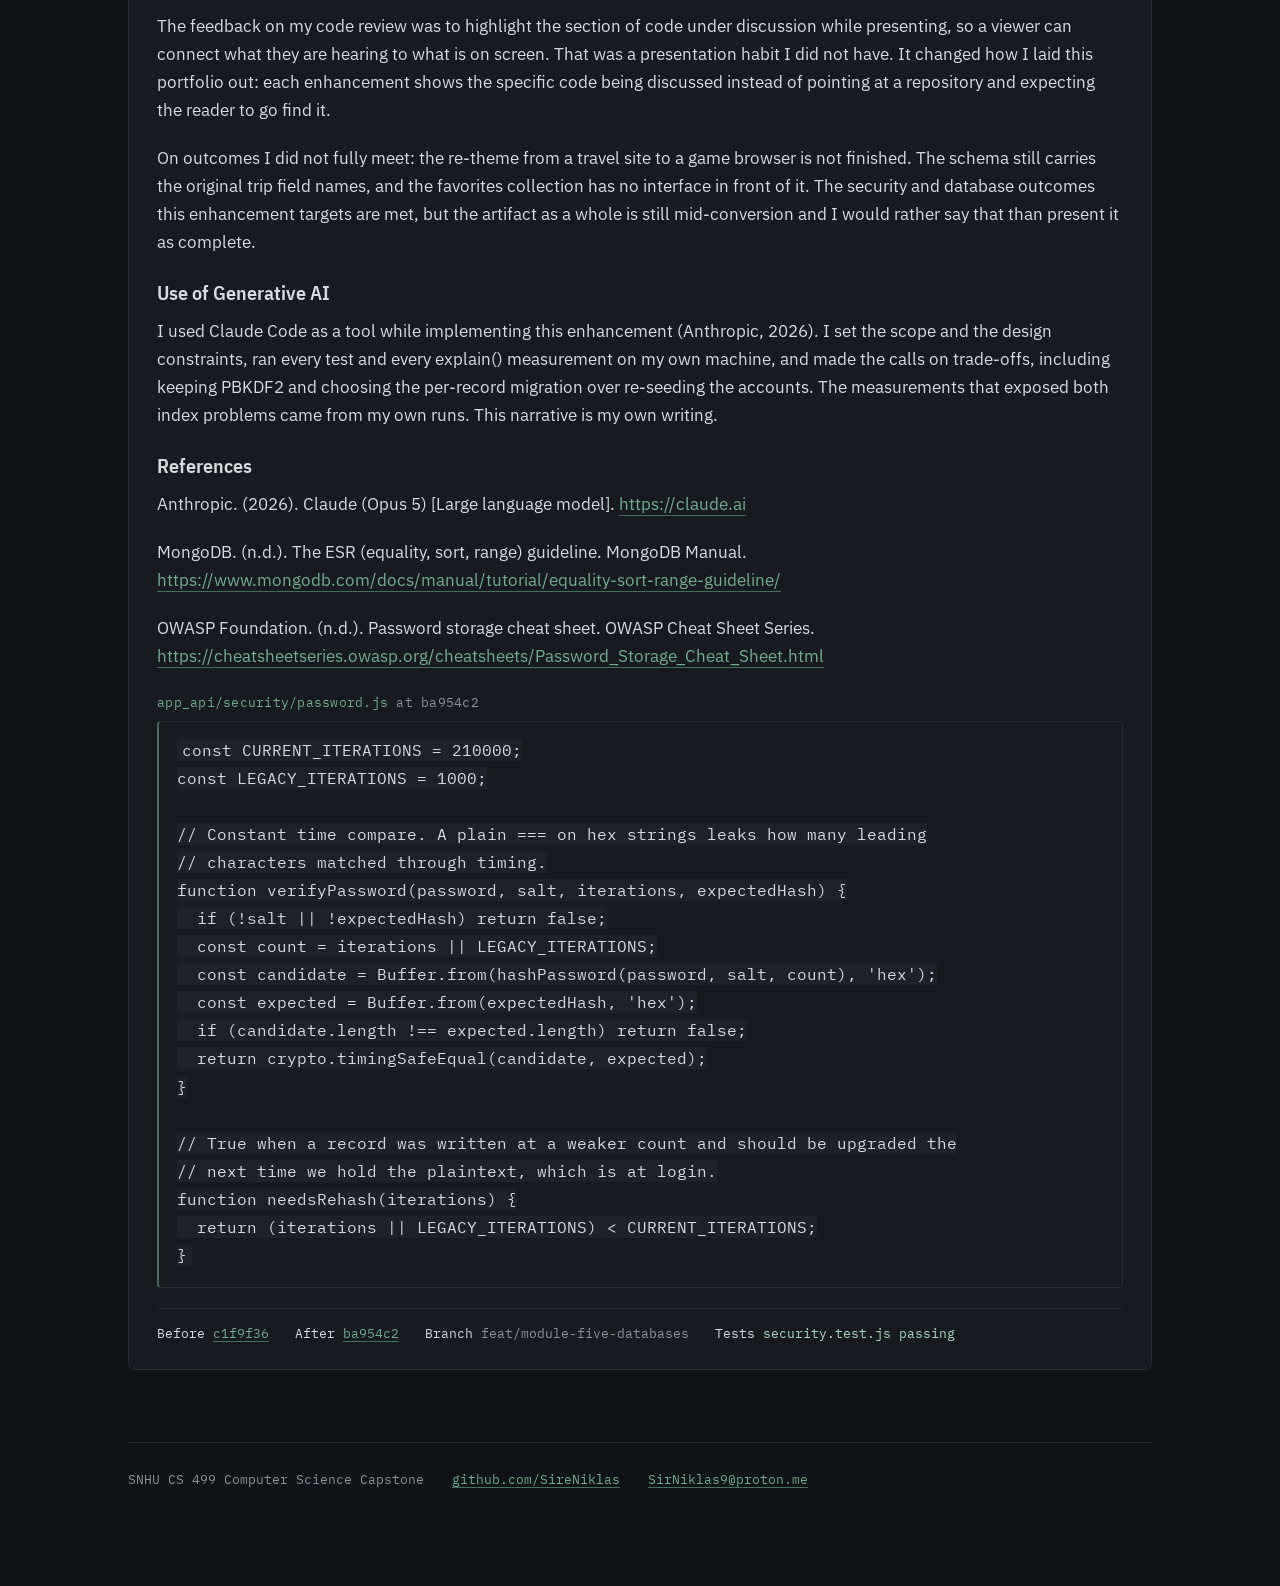
<file: artifacts.html>
<!DOCTYPE html>
<html lang="en">
<head>
<meta charset="utf-8">
<meta name="viewport" content="width=device-width, initial-scale=1">
<title>Artifacts — Nicholas Harris, CS 499</title>
<meta name="description" content="Three enhancements to the GameBrowse MEAN stack application: software design, algorithms and data structures, and databases and security.">
<link rel="preconnect" href="https://fonts.googleapis.com">
<link rel="preconnect" href="https://fonts.gstatic.com" crossorigin>
<link href="https://fonts.googleapis.com/css2?family=IBM+Plex+Mono:wght@400&family=IBM+Plex+Sans+Condensed:wght@600&family=IBM+Plex+Sans:wght@400;500&display=swap" rel="stylesheet">
<link rel="stylesheet" href="assets/styles.css">
</head>
<body>
<a class="skip" href="#main">Skip to content</a>

<header class="masthead">
  <div class="masthead-inner">
    <a class="wordmark" href="index.html">Nicholas Harris <span>/ CS 499 capstone</span></a>
    <nav>
      <a href="index.html">Self-assessment</a>
      <a href="code-review.html">Code review</a>
      <a href="artifacts.html" aria-current="page">Artifacts</a>
    </nav>
  </div>
</header>

<main class="shell" id="main">

  <div class="hero">
    <p class="eyebrow">Artifacts and narratives</p>
    <h1>GameBrowse</h1>
    <p class="standfirst">A MEAN stack application first built as a travel booking site in CS 465, re-themed into a game catalogue and then enhanced three times. Every enhancement links to the code as it was before and as it shipped.</p>
  </div>

  <section id="origin">
    <h2>The original artifact</h2>
    <hr class="rule">
    <div class="artifact">
      <div class="prose">
        <p>The starting point was the CS 465 full stack project: an Express and Mongoose backend, a server-rendered Handlebars front end, and a separate Angular admin client authenticated with JWT. It worked, and that was about all it did. Query paths were unindexed, credentials were stored with a single fixed hashing configuration, and the only tests were the ones a browser could perform by hand.</p>
      </div>
      <div class="meta">
        <span><b>Course</b> CS 465 Full Stack Development I</span>
        <span><b>Stack</b> MongoDB, Express, Angular, Node</span>
        <span><b>Repository</b> <a href="https://github.com/SireNiklas/cs465-fullstack">cs465-fullstack</a></span>
        <span><b>Baseline</b> <a href="https://github.com/SireNiklas/cs465-fullstack/tree/c1f9f360dbe7c7e65af702ccf91b2ee2663a41dd">c1f9f36</a></span>
        <span><b>Re-theme</b> <a href="https://github.com/SireNiklas/cs465-fullstack/tree/2c20a8b">b3c3772</a></span>
      </div>
    </div>
  </section>

  <section id="enhancement-one">
    <h2>Enhancement one — software design and engineering</h2>
    <hr class="rule">
    <ul class="tags">
      <li class="tag on">O2</li>
      <li class="tag on">O4</li>
    </ul>
    <div class="artifact">
      <h3>Narrative</h3>
      <div class="prose">
      <h3>Artifact Description</h3>
      <p>The artifact is GameBrowse, a MEAN stack web application. I built the original version in CS-465 during the Spring 2026 term as Travlr Getaways, a travel site with an Express and MongoDB API, a Mongoose data model, and an Angular administration client. For the capstone I re-themed it into GameBrowse, a browser for game servers and mods, so the work reflects my own platform interests not a course template. The code lives at github.com/SireNiklas/cs465-fullstack. This milestone enhances the software design and engineering category of that artifact.</p>
      <h3>Justification for Inclusion</h3>
      <p>I selected this artifact because it exercises the full stack I want to work in: a Node and Express API, a MongoDB and Mongoose data layer, and an Angular front end. That breadth lets one project demonstrate design skill at more than one layer. Two components carry the enhancement. The first is a repository layer on the API side. Before the change, the trips controller imported the Mongoose model directly and built queries inline, which fused the HTTP layer to the persistence layer. I introduced a BaseRepository that wraps any Mongoose model and a TripRepository that extends it with domain-named methods, then refactored the controller to depend on the repository, not the model. The controller now does only HTTP work, and the data logic lives in one place. The second component is a reusable BrowseModule on the Angular side. The original trip-listing and trip-card components were hard-coded to the Trip type, so neither the list nor the cards could be reused. I extracted a domain-agnostic BrowseItem contract, a BrowseListComponent with client-side search, and a BrowseCardComponent, packaged them as an importable BrowseModule, and refactored the trip listing to consume it by mapping Trip onto BrowseItem. Trips is the first consumer. Game servers and mods reuse the same module later without touching it.</p>
      <h3>Course Outcomes</h3>
      <p>In Module One I planned to meet the outcome on using well-founded and innovative techniques, skills, and tools to implement solutions that deliver value. This enhancement meets that outcome. The repository pattern is a well-founded technique documented by Fowler (2002), and applying it here delivers concrete value: the controller becomes testable without a live database, and swapping the persistence technology would only touch the repository; the rest of the API would not change. The reusable module is the tools-and-skills half of the same outcome, since it turns a single screen into a shared capability. I have no changes to my outcome-coverage plan. The algorithms enhancement still targets the data-structures-and-algorithms outcome in Module Four, and the databases enhancement still targets the security-mindset outcome in Module Five.</p>
      <h3>Reflection on the Process</h3>
      <p>The main thing I learned is that good design is mostly about where you draw the seams. The repository work was less about new code and more about deciding what the controller should not know. I proved the seam with a small test that injects a fake model into the repository and drives all five operations with no database running, which only works because the controller now depends on an abstraction instead of on Mongoose. The challenge on the front end was resisting premature abstraction. I did not design a universal browse system up front. I built it around the one screen I actually had, the trip listing, and kept the contract small enough that a second consumer can adopt it without forcing changes back into the module. The hardest single decision was integrating a classic NgModule into an application that bootstraps with standalone components. Confirming that a standalone component can import an NgModule, and that the NgModule can re-export standalone components, is what let BrowseModule stay a clean, importable unit. The result is an artifact that does the same job as before through an architecture I can defend and extend.</p>
      <p>On the first two milestones my instructor suggested including supporting excerpts of the code changes instead of a text-only narrative, since reading prose alone makes it harder to picture what actually changed. He raised it twice, which told me it mattered. I carried it into this ePortfolio by showing the relevant code inline beside each narrative instead of describing a change and linking away to a repository.</p>
      <h3>AI Acknowledgment</h3>
      <p>I used Anthropic&#x27;s Claude to help plan the architecture, draft the enhanced code against my repository, and refine this narrative. I reviewed the design decisions and the resulting code myself (Anthropic, 2026).</p>
      <h3>References</h3>
      <p>Anthropic. (2026). Claude (Opus 5) [Large language model]. <a href="https://claude.ai">https://claude.ai</a></p>
      <p>Fowler, M. (2002). Patterns of enterprise application architecture. Addison-Wesley.</p>
        <figure class="excerpt">
      <figcaption><b>app_api/repositories/TripRepository.js</b> at 7370fea</figcaption>
      <pre><code>class TripRepository extends BaseRepository {
  constructor(model = Trip) {
    super(model);
  }

  listTrips() {
    return this.findAll();
  }

  // list, not single, so the existing API response shape holds
  findByCode(code) {
    return this.findAll({ code });
  }

  updateByCode(code, data) {
    return this.update({ code }, data);
  }
}

// singleton for the app; class exported too so tests can pass in a fake model
module.exports = new TripRepository();
module.exports.TripRepository = TripRepository;</code></pre>
    </figure>
    </div>
      <div class="meta">
        <span><b>Before</b> <a href="https://github.com/SireNiklas/cs465-fullstack/tree/c1f9f360dbe7c7e65af702ccf91b2ee2663a41dd">c1f9f36</a></span>
        <span><b>After</b> <a href="https://github.com/SireNiklas/cs465-fullstack/tree/7370fea50eec99fd81533014c13c8142fe0551e2">7370fea</a></span>
        <span><b>Branch</b> feat/module-two-software-design</span>
        <span><b>Tests</b> <span class="pass">TripRepository.test.js passing</span></span>
      </div>
    </div>
  </section>

  <section id="enhancement-two">
    <h2>Enhancement two — algorithms and data structures</h2>
    <hr class="rule">
    <ul class="tags">
      <li class="tag on">O3</li>
      <li class="tag on">O4</li>
    </ul>
    <div class="artifact">
      <h3>Narrative</h3>
      <div class="prose">
      <h3>The Artifact</h3>
      <p>The artifact is GameBrowse, a re-themed version of the Travlr Getaways MEAN stack application I built in CS-465. I kept the Express and Mongoose backend and the Angular admin front end and reframed the domain from travel packages to game servers and mods. I created the original travel version in the CS-465 term (Spring 2026), and the enhancement work in this course is mine, built on top of it. For the algorithms and data structures category, the enhancement is an in-memory ranking engine that powers search-as-you-type over a large set of servers.</p>
      <h3>Why It Is in the ePortfolio</h3>
      <p>I chose this enhancement because the ranking engine is the part of the project where the data structure choice actually changes the behavior of the product, not just its tidiness. A game browser lives or dies on how it feels to type into the search box. The naive approach is to scan every server on every keystroke and filter by name. That works at small sizes and falls apart as the list grows, because the cost of every keystroke scales with the total number of servers. The enhancement replaces that scan with a prefix trie, so the cost of a search depends on the length of what you typed plus the number of matches, not on how many servers exist in total. That is the specific skill this category is meant to show: picking a structure whose shape matches the access pattern, and being able to say why.</p>
      <p>The engine has three parts that I designed to be tested and reasoned about in isolation. The first is the prefix trie, which indexes server names and answers the question &quot;which servers start with this text.&quot; The second is a set of pluggable score factors, each one a small function that rates a server from zero to one on a single dimension such as how full it is, how low its ping is, and how stable its uptime has been. The fullness factor is worth a note because the obvious version is wrong: I made it peak near eighty-five percent of capacity and taper back down as a server fills, so a busy but joinable server outranks a packed one a player cannot actually get into. The engine takes these factors as an array, so the same ranking code can serve a different browser, the mod browser for instance, just by handing it a different array. The third is the scoring and comparison layer, which combines the factors into one base score per server and then sorts. I split the base score, which is the same for every user and can be computed once and cached, from a per-user favorite boost that is applied on top of the cached base at request time. If favorites were baked into the base score, nothing could be cached, because every user would rank the same servers differently. Keeping that split is the design decision I am most deliberate about in this artifact.</p>
      <p>Two smaller decisions are worth naming because they are the kind of thing that goes wrong quietly. The comparison uses an epsilon tolerance, so two scores that come out of different floating point arithmetic but should be equal are treated as a tie and fall back to name order. Without that, the same query can return a slightly different order on different runs, which looks like a bug to a user and is hard to reproduce. And every score factor guards against a missing field or a zero denominator, so a server record with incomplete data returns a low score rather than throwing or producing NaN and poisoning the sort.</p>
      <h3>Meeting the Course Outcomes</h3>
      <p>The plan I set in Module One for this category was to design and evaluate a computing solution using algorithmic principles, and to make the evaluation concrete rather than asserted. I built the supporting structure to do exactly that. There is a behavior specification of twenty-one tests that pins down what the engine must do: prefix matching that is case-insensitive and handles duplicate names, an empty prefix that returns everything, a comparison that is stable across repeated runs, and a favorite boost that changes the order for one user without changing the shared base for anyone else. There is a deterministic synthetic data generator that produces tens of thousands of server records from a fixed seed, so the benchmark measures the same input every time. And there is a benchmark harness that times the naive full scan against the trie path with the ranking, the boost, and the paging held identical on both sides, so the only thing being measured is the difference in how candidates are found.</p>
      <p>The engine is complete and the evaluation is concrete. All twenty-one behavior tests pass, covering the trie traversal, the score factors, the stable comparison, and the per-user boost. The benchmark runs the naive full scan and the trie path over the same deterministic synthetic set at sizes from one thousand up to seventy-five thousand records. At seventy-five thousand, the naive scan averages roughly nine milliseconds per search while the trie path stays under one millisecond, about ten times faster, and the gap widens as the set grows because the naive cost scales with the total count while the trie cost does not. The build cost of the trie is paid once when the cache is filled, and the per-keystroke query cost is what the trie brings down. That is the evaluation the outcome asks for: not a claim that the structure is faster, but a measurement of how much and why.</p>
      <h3>What I Learned and Where It Was Hard</h3>
      <p>The hardest part was not the trie itself. It was the discipline of writing the test specification and the benchmark before the implementation, and then holding to it. It is uncomfortable to stare at twenty-one failing tests, but every one of them is a precise statement of what the code owes, and watching them turn green one at a time is a much better signal than running the app and eyeballing the output. Splitting the cacheable base score from the per-user boost was the design idea I am most glad I caught early, because it is the kind of thing that is nearly free to build in at the start and expensive to retrofit once the caching assumptions have spread through the code. If I were starting over, I would write the benchmark first of all, before even the tests, because seeing the naive scan get slower as the data grows is what made the case for the trie obvious instead of theoretical. This work was completed with assistance from a generative artificial intelligence tool, used for the test scaffolding, the synthetic data generator, the benchmark harness, and the engine implementation; the engine design, the factor and structure choices, and the evaluation are mine (Anthropic, 2026).</p>
      <p>On the first two milestones my instructor suggested including supporting excerpts of the code changes instead of a text-only narrative, since reading prose alone makes it harder to picture what actually changed. He raised it twice, which told me it mattered. I carried it into this ePortfolio by showing the relevant code inline beside each narrative instead of describing a change and linking away to a repository.</p>
      <h3>Reference</h3>
      <p>Anthropic. (2026). Claude (Opus 5) [Large language model]. <a href="https://claude.ai">https://claude.ai</a></p>
        <figure class="excerpt">
      <figcaption><b>app_api/algorithms/trie.js</b> at f9cb19e</figcaption>
      <pre><code>// Cost of search must depend on prefix length plus the number of matches,
// not on the total number of items inserted. That is the whole point of the
// structure and it is what benchmark.js measures.
//
// Duplicate names are legal. Two servers can share a name, so a node has to be
// able to hold more than one id.

  insert(name, id) {
    let node = this.root;
    node.ids.push(id);
    for (const ch of String(name).toLowerCase()) {
      let next = node.children.get(ch);
      if (!next) {
        next = { children: new Map(), ids: [] };
        node.children.set(ch, next);
      }
      next.ids.push(id);
      node = next;
    }
    this.size++;
  }

  search(prefix) {
    let node = this.root;
    for (const ch of String(prefix || &#x27;&#x27;).toLowerCase()) {
      node = node.children.get(ch);
      if (!node) return [];
    }
    return node.ids.slice();
  }</code></pre>
    </figure>
    </div>
      <div class="meta">
        <span><b>Before</b> <a href="https://github.com/SireNiklas/cs465-fullstack/tree/c1f9f360dbe7c7e65af702ccf91b2ee2663a41dd">c1f9f36</a></span>
        <span><b>After</b> <a href="https://github.com/SireNiklas/cs465-fullstack/tree/f9cb19ebaf263233e281c2fbdc7c1b4e2307bb70">f9cb19e</a></span>
        <span><b>Branch</b> feat/module-four-algorithms</span>
        <span><b>Tests</b> <span class="pass">ranking.test.js passing</span></span>
      </div>
    </div>
  </section>

  <section id="enhancement-three">
    <h2>Enhancement three — databases and security</h2>
    <hr class="rule">
    <ul class="tags">
      <li class="tag on">O4</li>
      <li class="tag on">O5</li>
    </ul>
    <div class="artifact">
      <h3>Narrative</h3>
      <div class="prose">
      <h3>Description of the Artifact</h3>
      <p>The artifact is GameBrowse, a MEAN stack application I built on top of Travlr Getaways, the travel booking site I wrote for CS-465 Full Stack Development I in the Spring 2026 term. The original is a Node and Express API backed by MongoDB through Mongoose, with a Handlebars public site and an Angular admin client. I have been building it toward a browser for game servers and mods, which is why the ranking engine in Enhancement Two scores records on activity and stability instead of price. The data model is still the original trip schema, so that re-theme is not finished and is on my list before the ePortfolio. This is the third and final enhancement to that same artifact. The first added a repository layer between the controllers and Mongoose. The second added an in-memory ranking engine built on a prefix trie. This one covers databases and security.</p>
      <h3>Why It Is in the ePortfolio</h3>
      <p>I chose this artifact because the security problems in it are real ones I found myself during the code review, not exercises invented to have something to fix. Two stood out. Passwords were hashed with PBKDF2 at 1,000 iterations, a number that was the standard when PBKDF2 was published and has not been defensible for a long time. OWASP currently puts the floor for PBKDF2 with HMAC-SHA-512 at 210,000 iterations (OWASP Foundation, n.d.). The second problem was worse. Every write route checked that a JSON Web Token was valid and stopped there. A valid token proves who you are. It says nothing about what you are allowed to do, so any account that could log in could delete any record in the database.</p>
      <p>Three pieces of the enhanced code show the work best. The first is the query whitelist in app_api/query/tripQuery.js. It converts an untrusted query string into a Mongoose filter, accepts eight named parameters, and rejects everything else with a 400. The part I care about is narrower than that: Express parses a query string like code[$ne]= into an object, and that object is how operator injection reaches a MongoDB query. Rejecting any value that is not a plain string closes it. The module also escapes regular expression metacharacters before building a prefix pattern, so a caller cannot hand the engine something that backtracks badly.</p>
      <p>The second is the favorites collection and the repository that owns it. Each favorite belongs to one user, enforced by a unique compound index on the user and trip code. What matters is the repository shape. Every method takes an owner id and folds it into the filter before the query is built, and it throws if the id is missing. There is no method on that class that can read or delete a row without an owner, so an ownership check cannot be forgotten at a call site. The controller reads the owner id off the verified token, which means there is nowhere for a caller to supply someone else&#x27;s. I would rather make a mistake impossible to write than remember to check for it in five places.</p>
      <p>The third is the authorization layer. The user schema now carries a role, generateJwt puts the role in the token, and a requireRole middleware answers 401 when there is no token and 403 when the role is wrong. Putting the role in the token means authorization does not cost a database read on every request. Adding trips, editing them, and deleting them now require the admin role. Alongside that, GET /api/trips/stats runs an aggregation pipeline that groups by resort and reports count, average, lowest and highest price, and earliest departure. Prices are stored as strings in the original schema, so the pipeline converts them with $toDouble before any arithmetic happens.</p>
      <h3>Course Outcomes</h3>
      <p>This enhancement covers the outcome I planned for it in Module One, developing a security mindset that anticipates adversarial exploits and mitigates design flaws. The whitelist anticipates operator injection. The error handling closes an information disclosure that was handing internal filesystem paths to anonymous callers. The role checks close an authorization gap that existed because the application was written for one trusted administrator and then pointed at a multi-user problem. The iteration count and the constant-time hash comparison address the credential storage. It also contributes to the outcome on using well-founded techniques to implement database solutions, through the compound indexes and the aggregation pipeline. I have no changes to the outcome coverage plan I submitted in Module One. The three enhancements map to the outcomes I said they would.</p>
      <h3>Reflection</h3>
      <p>The part I learned the most from is the part where I was wrong. I added a compound index on start and name to serve a query that filters trips by date range and sorts them by name. It looked correct. Then I ran explain() and the planner ignored it completely, walking the single field name index instead. The reason is in MongoDB&#x27;s own guidance: an index sort cannot be performed on the results of a range filter (MongoDB, n.d.). Once you scan a range of start values the rows are no longer in name order, so the sort would have to happen in memory afterward, and the planner avoided that by using an index that gave it the order for free. The fix was to reverse the index to name and then start. Equality, then sort, then range. After the change the same query used the index I built for it.</p>
      <p>Measuring also caught a defect I had introduced myself. The whitelist built a case-insensitive prefix pattern, and a case-insensitive regular expression cannot produce index bounds, so a name search read every key in the index. At 50,000 records that was 50,000 index keys examined to return 10 documents. The search worked and looked fast on four seed records, which is exactly why it survived until I measured it at size. The fix was to store a lowercased copy of the name, index that, lowercase the caller&#x27;s input, and match a case-sensitive pattern against it. The behavior a user sees is identical. The key count dropped from 50,000 to 11.</p>
      <p>The hardest design problem was the password iteration count, because changing a constant from 1,000 to 210,000 invalidates every hash already stored. Every existing account would fail to log in with the correct password. I store the iteration count on each user record and verify against the stored value, so old hashes keep working, and the local login strategy rehashes at the current count immediately after a successful check, since login is the only moment the application holds the plaintext. Old accounts migrate as their owners return and no one is locked out. I should be straight about the limit of this. OWASP now treats Argon2id as the default recommendation and PBKDF2 as the choice for FIPS certification or broad platform support (OWASP Foundation, n.d.). I kept PBKDF2 because it is what the application already used and swapping the algorithm was outside the scope of this enhancement. Raising the count is a real improvement, not the strongest option available.</p>
      <p>The last flaw I found did not come from the code at all. It came from watching the server log while a live test ran against the API. Every response size was two digits except the 401s, which were 2,938 bytes. An unauthenticated request to a protected route was answering with a full HTML page containing a Node stack trace: absolute paths under my home directory, the project layout, the dependency internals. The cause was handler order. The original app.js registered a generic error renderer that wrote err.stack into the page whenever the environment was not production, and after it a second handler meant to turn token failures into JSON. Express runs error handlers in the order they are registered and the renderer never called next(), so the JSON handler had never executed once in the life of the application. There is one handler now. It answers JSON for anything under /api, logs server errors to the console instead of returning them, and never puts a stack in a response. The same request is 46 bytes. What makes this one worth writing down is that my 60 unit tests passed the whole time it was broken, because none of them load app.js. The defect only existed in the assembled application, and only a request to a running server could see it.</p>
      <p>The whole enhancement is covered by 60 unit tests that need no database running, because the whitelist and the role gate are plain functions and the repository takes an injected model. I also wrote a tool that runs each query twice, once as the planner chooses and once forced onto a collection scan, so the two numbers sit side by side. At 50,000 records the resort query examines 20 documents against 50,000 for the same 20 results. On top of that there are 33 checks that run against the live application, covering the role gate through real Express middleware, the aggregation returning numbers from string prices, and an adversarial ownership case where one account favorites a trip and a second account must not be able to see or delete it. I would not have found any of my three mistakes by reading the code. I found them by measuring, and that is the habit I am taking out of this milestone.</p>
      <p>The feedback on my code review was to highlight the section of code under discussion while presenting, so a viewer can connect what they are hearing to what is on screen. That was a presentation habit I did not have. It changed how I laid this portfolio out: each enhancement shows the specific code being discussed instead of pointing at a repository and expecting the reader to go find it.</p><p>On outcomes I did not fully meet: the re-theme from a travel site to a game browser is not finished. The schema still carries the original trip field names, and the favorites collection has no interface in front of it. The security and database outcomes this enhancement targets are met, but the artifact as a whole is still mid-conversion and I would rather say that than present it as complete.</p>
      <h3>Use of Generative AI</h3>
      <p>I used Claude Code as a tool while implementing this enhancement (Anthropic, 2026). I set the scope and the design constraints, ran every test and every explain() measurement on my own machine, and made the calls on trade-offs, including keeping PBKDF2 and choosing the per-record migration over re-seeding the accounts. The measurements that exposed both index problems came from my own runs. This narrative is my own writing.</p>
      <h3>References</h3>
      <p>Anthropic. (2026). Claude (Opus 5) [Large language model]. <a href="https://claude.ai">https://claude.ai</a></p>
      <p>MongoDB. (n.d.). The ESR (equality, sort, range) guideline. MongoDB Manual. <a href="https://www.mongodb.com/docs/manual/tutorial/equality-sort-range-guideline/">https://www.mongodb.com/docs/manual/tutorial/equality-sort-range-guideline/</a></p>
      <p>OWASP Foundation. (n.d.). Password storage cheat sheet. OWASP Cheat Sheet Series. <a href="https://cheatsheetseries.owasp.org/cheatsheets/Password_Storage_Cheat_Sheet.html">https://cheatsheetseries.owasp.org/cheatsheets/Password_Storage_Cheat_Sheet.html</a></p>
        <figure class="excerpt">
      <figcaption><b>app_api/security/password.js</b> at ba954c2</figcaption>
      <pre><code>const CURRENT_ITERATIONS = 210000;
const LEGACY_ITERATIONS = 1000;

// Constant time compare. A plain === on hex strings leaks how many leading
// characters matched through timing.
function verifyPassword(password, salt, iterations, expectedHash) {
  if (!salt || !expectedHash) return false;
  const count = iterations || LEGACY_ITERATIONS;
  const candidate = Buffer.from(hashPassword(password, salt, count), &#x27;hex&#x27;);
  const expected = Buffer.from(expectedHash, &#x27;hex&#x27;);
  if (candidate.length !== expected.length) return false;
  return crypto.timingSafeEqual(candidate, expected);
}

// True when a record was written at a weaker count and should be upgraded the
// next time we hold the plaintext, which is at login.
function needsRehash(iterations) {
  return (iterations || LEGACY_ITERATIONS) &lt; CURRENT_ITERATIONS;
}</code></pre>
    </figure>
    </div>
      <div class="meta">
        <span><b>Before</b> <a href="https://github.com/SireNiklas/cs465-fullstack/tree/c1f9f360dbe7c7e65af702ccf91b2ee2663a41dd">c1f9f36</a></span>
        <span><b>After</b> <a href="https://github.com/SireNiklas/cs465-fullstack/tree/ba954c2d3d9b7051e8e469da0f69a70b3e2fa2d6">ba954c2</a></span>
        <span><b>Branch</b> feat/module-five-databases</span>
        <span><b>Tests</b> <span class="pass">security.test.js passing</span></span>
      </div>
    </div>
  </section>

  <footer class="foot">
    <span>SNHU CS 499 Computer Science Capstone</span>
    <span><a href="https://github.com/SireNiklas">github.com/SireNiklas</a></span>
    <span><a href="mailto:SirNiklas9@proton.me">SirNiklas9@proton.me</a></span>
  </footer>

</main>
</body>
</html>
</file>
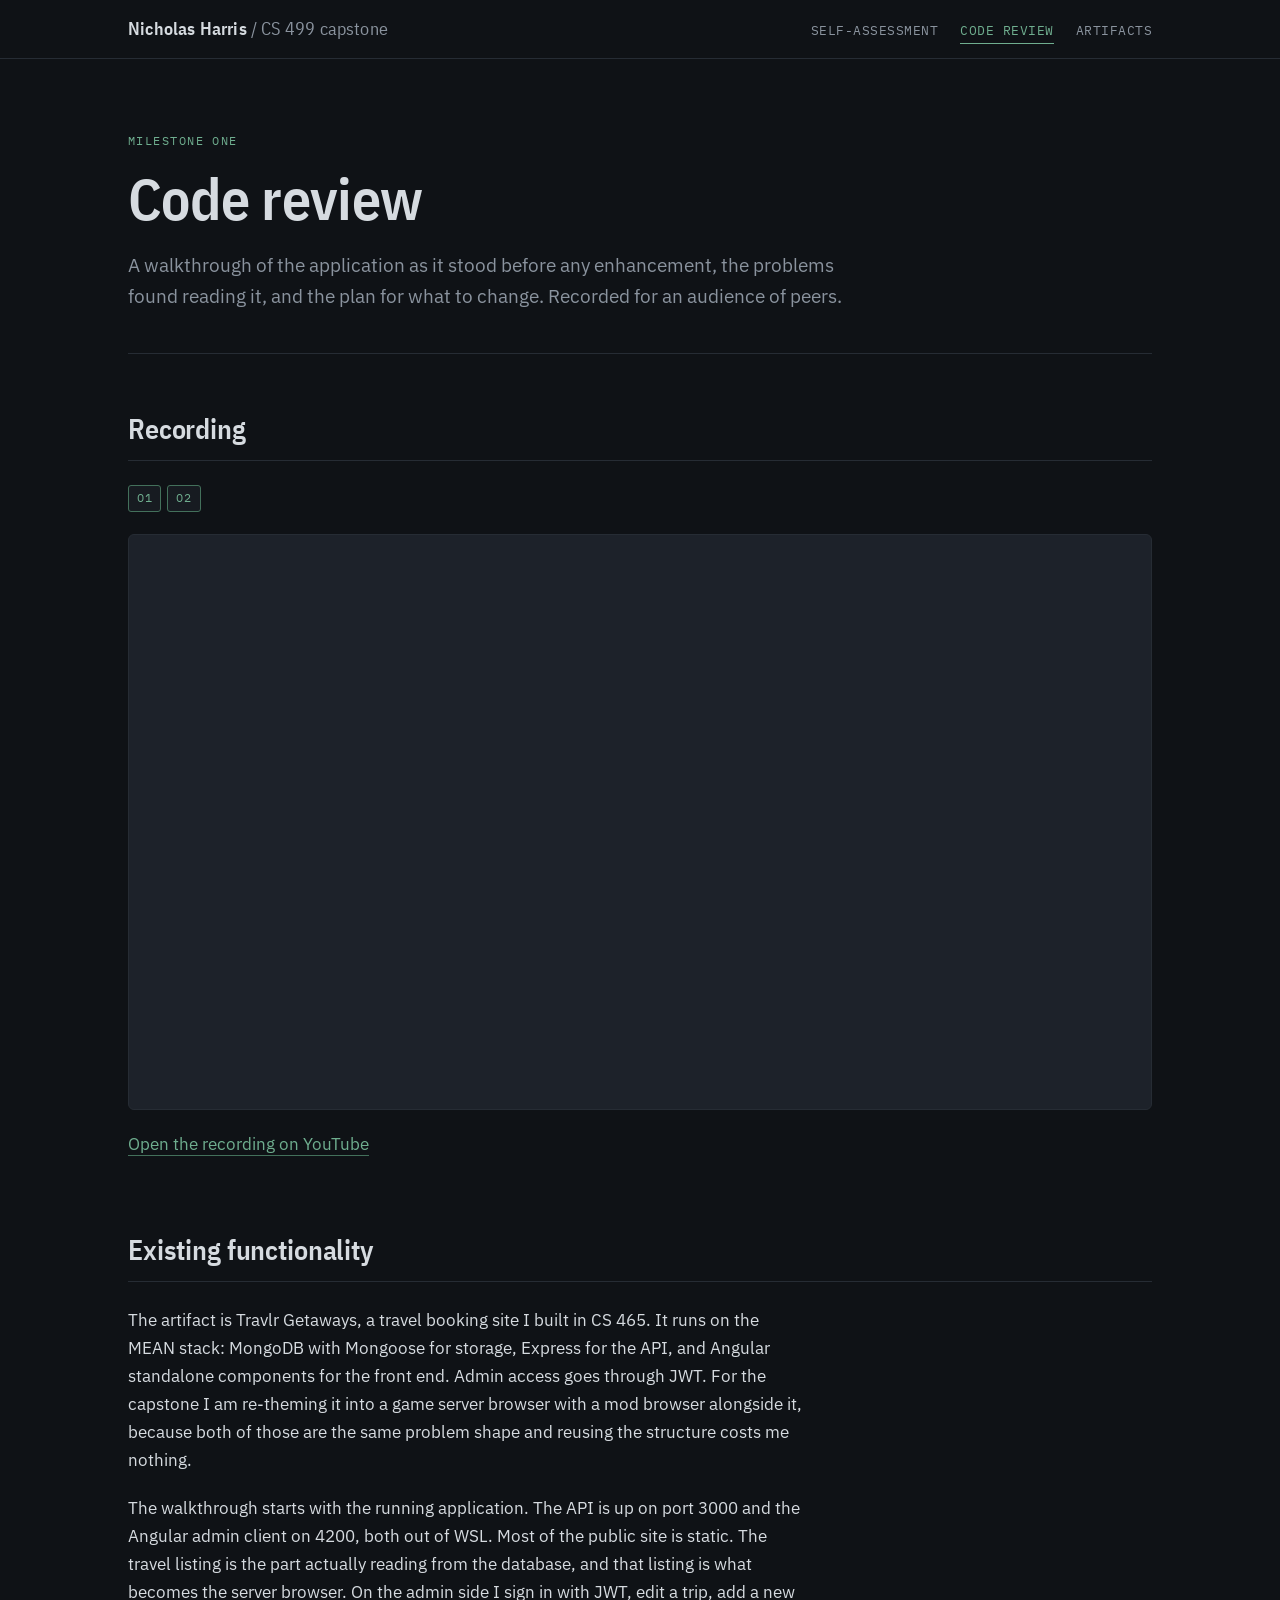
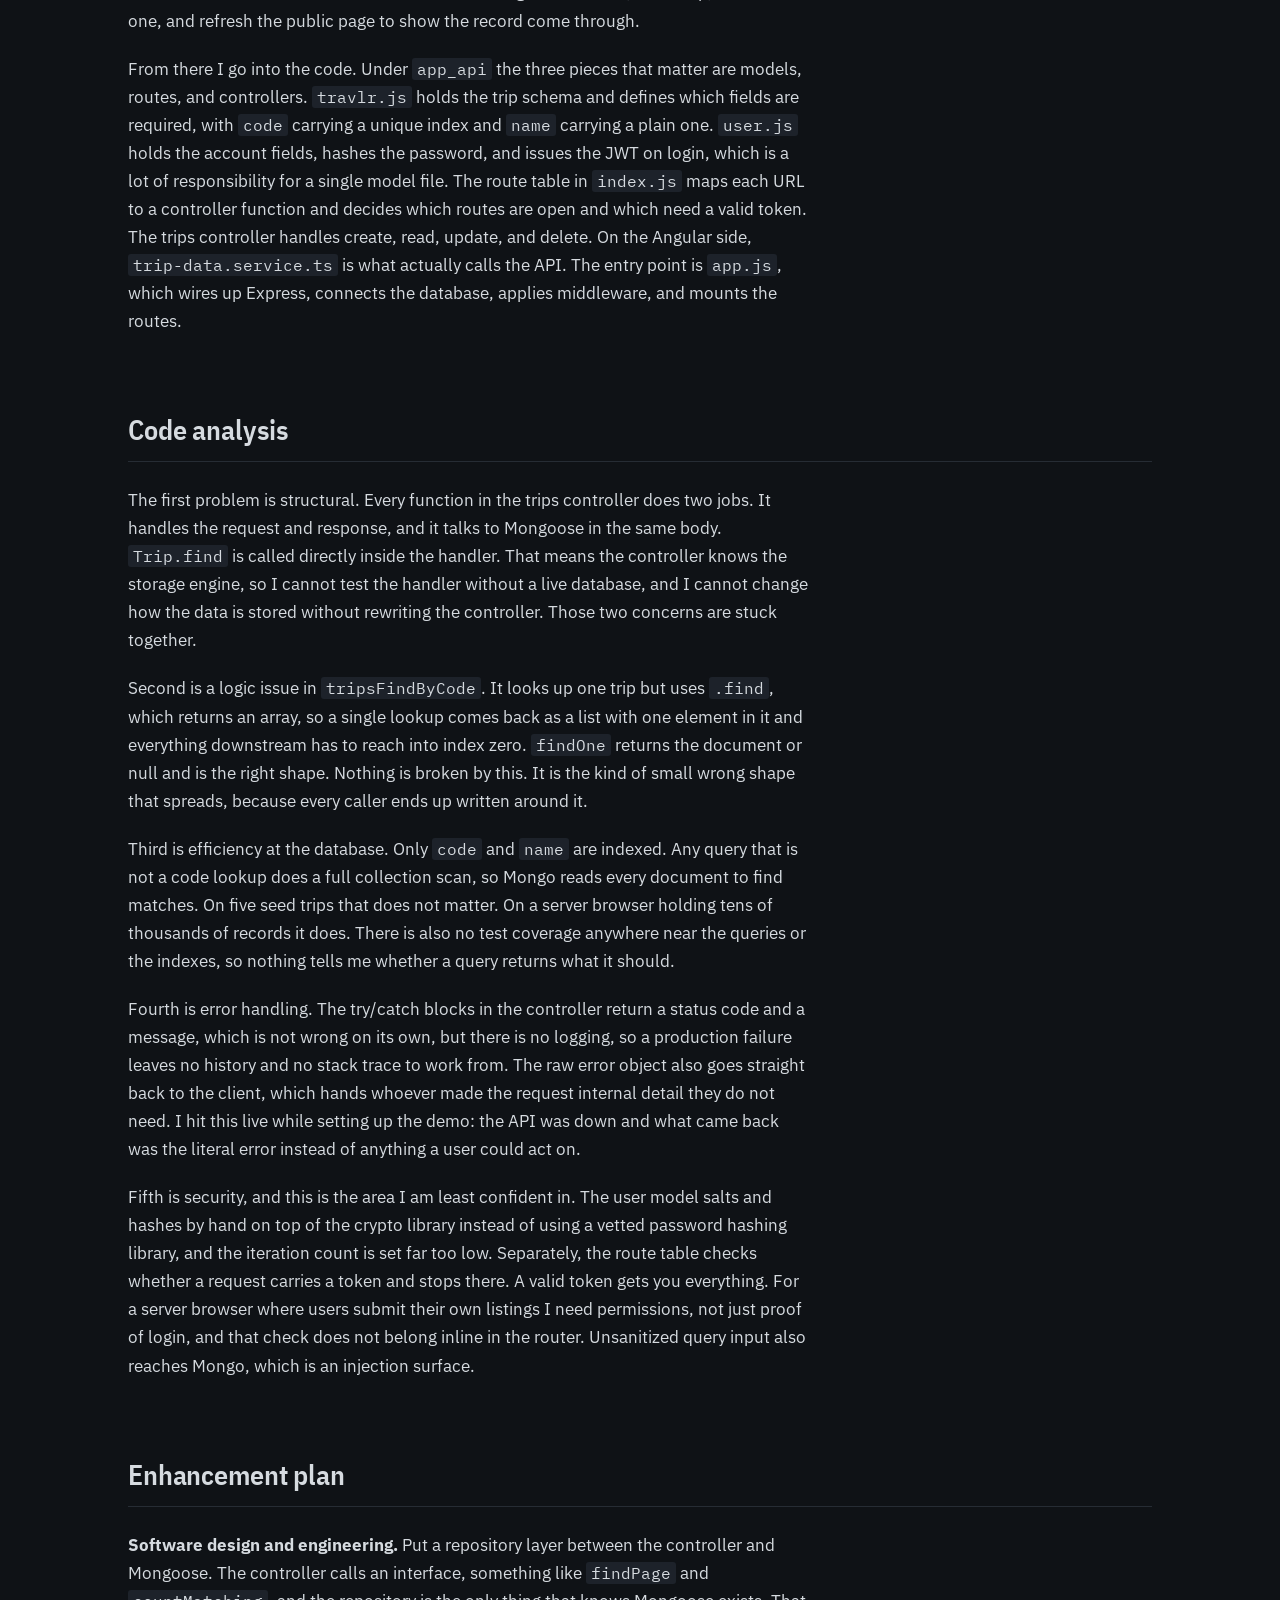
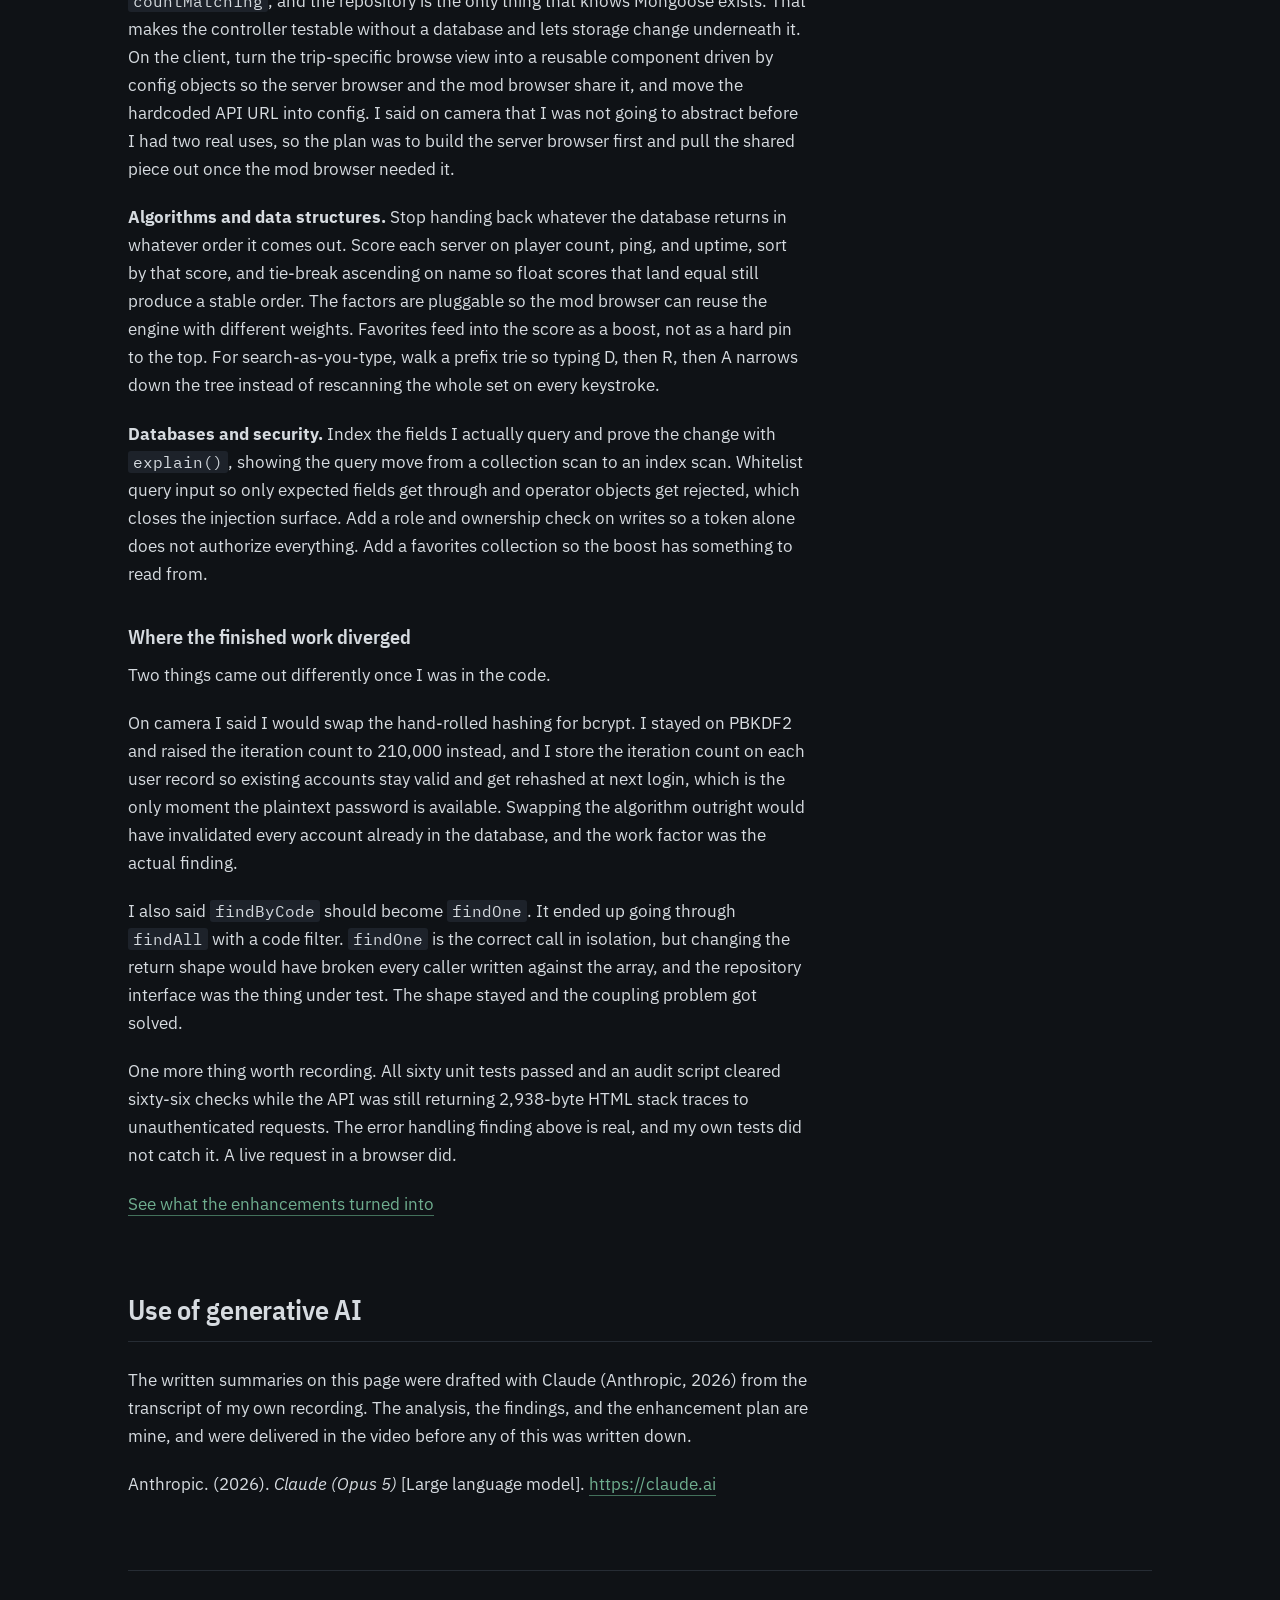
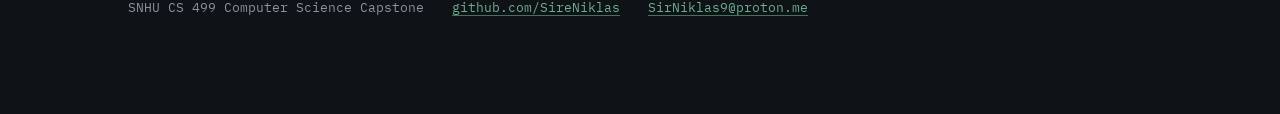
<file: code-review.html>
<!DOCTYPE html>
<html lang="en">
<head>
<meta charset="utf-8">
<meta name="viewport" content="width=device-width, initial-scale=1">
<title>Code review — Nicholas Harris, CS 499</title>
<meta name="description" content="Informal code review of the GameBrowse artifact before enhancement, with the analysis and enhancement plan that followed.">
<link rel="preconnect" href="https://fonts.googleapis.com">
<link rel="preconnect" href="https://fonts.gstatic.com" crossorigin>
<link href="https://fonts.googleapis.com/css2?family=IBM+Plex+Mono:wght@400&family=IBM+Plex+Sans+Condensed:wght@600&family=IBM+Plex+Sans:wght@400;500&display=swap" rel="stylesheet">
<link rel="stylesheet" href="assets/styles.css">
</head>
<body>
<a class="skip" href="#main">Skip to content</a>

<header class="masthead">
  <div class="masthead-inner">
    <a class="wordmark" href="index.html">Nicholas Harris <span>/ CS 499 capstone</span></a>
    <nav>
      <a href="index.html">Self-assessment</a>
      <a href="code-review.html" aria-current="page">Code review</a>
      <a href="artifacts.html">Artifacts</a>
    </nav>
  </div>
</header>

<main class="shell" id="main">

  <div class="hero">
    <p class="eyebrow">Milestone one</p>
    <h1>Code review</h1>
    <p class="standfirst">A walkthrough of the application as it stood before any enhancement, the problems found reading it, and the plan for what to change. Recorded for an audience of peers.</p>
  </div>

  <section id="video">
    <h2>Recording</h2>
    <hr class="rule">
    <ul class="tags">
      <li class="tag on">O1</li>
      <li class="tag on">O2</li>
    </ul>
    <div class="frame">
      <iframe src="https://www.youtube.com/embed/6loW80Kd80w" title="CS 499 code review walkthrough" allow="accelerometer; clipboard-write; encrypted-media; picture-in-picture" allowfullscreen></iframe>
    </div>
    <p class="prose"><a href="https://www.youtube.com/watch?v=6loW80Kd80w">Open the recording on YouTube</a></p>
  </section>

  <section id="existing">
    <h2>Existing functionality</h2>
    <hr class="rule">
    <div class="prose">
      <p>The artifact is Travlr Getaways, a travel booking site I built in CS 465. It runs on the MEAN stack: MongoDB with Mongoose for storage, Express for the API, and Angular standalone components for the front end. Admin access goes through JWT. For the capstone I am re-theming it into a game server browser with a mod browser alongside it, because both of those are the same problem shape and reusing the structure costs me nothing.</p>
      <p>The walkthrough starts with the running application. The API is up on port 3000 and the Angular admin client on 4200, both out of WSL. Most of the public site is static. The travel listing is the part actually reading from the database, and that listing is what becomes the server browser. On the admin side I sign in with JWT, edit a trip, add a new one, and refresh the public page to show the record come through.</p>
      <p>From there I go into the code. Under <code>app_api</code> the three pieces that matter are models, routes, and controllers. <code>travlr.js</code> holds the trip schema and defines which fields are required, with <code>code</code> carrying a unique index and <code>name</code> carrying a plain one. <code>user.js</code> holds the account fields, hashes the password, and issues the JWT on login, which is a lot of responsibility for a single model file. The route table in <code>index.js</code> maps each URL to a controller function and decides which routes are open and which need a valid token. The trips controller handles create, read, update, and delete. On the Angular side, <code>trip-data.service.ts</code> is what actually calls the API. The entry point is <code>app.js</code>, which wires up Express, connects the database, applies middleware, and mounts the routes.</p>
    </div>
  </section>

  <section id="analysis">
    <h2>Code analysis</h2>
    <hr class="rule">
    <div class="prose">
      <p>The first problem is structural. Every function in the trips controller does two jobs. It handles the request and response, and it talks to Mongoose in the same body. <code>Trip.find</code> is called directly inside the handler. That means the controller knows the storage engine, so I cannot test the handler without a live database, and I cannot change how the data is stored without rewriting the controller. Those two concerns are stuck together.</p>
      <p>Second is a logic issue in <code>tripsFindByCode</code>. It looks up one trip but uses <code>.find</code>, which returns an array, so a single lookup comes back as a list with one element in it and everything downstream has to reach into index zero. <code>findOne</code> returns the document or null and is the right shape. Nothing is broken by this. It is the kind of small wrong shape that spreads, because every caller ends up written around it.</p>
      <p>Third is efficiency at the database. Only <code>code</code> and <code>name</code> are indexed. Any query that is not a code lookup does a full collection scan, so Mongo reads every document to find matches. On five seed trips that does not matter. On a server browser holding tens of thousands of records it does. There is also no test coverage anywhere near the queries or the indexes, so nothing tells me whether a query returns what it should.</p>
      <p>Fourth is error handling. The try/catch blocks in the controller return a status code and a message, which is not wrong on its own, but there is no logging, so a production failure leaves no history and no stack trace to work from. The raw error object also goes straight back to the client, which hands whoever made the request internal detail they do not need. I hit this live while setting up the demo: the API was down and what came back was the literal error instead of anything a user could act on.</p>
      <p>Fifth is security, and this is the area I am least confident in. The user model salts and hashes by hand on top of the crypto library instead of using a vetted password hashing library, and the iteration count is set far too low. Separately, the route table checks whether a request carries a token and stops there. A valid token gets you everything. For a server browser where users submit their own listings I need permissions, not just proof of login, and that check does not belong inline in the router. Unsanitized query input also reaches Mongo, which is an injection surface.</p>
    </div>
  </section>

  <section id="plan">
    <h2>Enhancement plan</h2>
    <hr class="rule">
    <div class="prose">
      <p><b>Software design and engineering.</b> Put a repository layer between the controller and Mongoose. The controller calls an interface, something like <code>findPage</code> and <code>countMatching</code>, and the repository is the only thing that knows Mongoose exists. That makes the controller testable without a database and lets storage change underneath it. On the client, turn the trip-specific browse view into a reusable component driven by config objects so the server browser and the mod browser share it, and move the hardcoded API URL into config. I said on camera that I was not going to abstract before I had two real uses, so the plan was to build the server browser first and pull the shared piece out once the mod browser needed it.</p>
      <p><b>Algorithms and data structures.</b> Stop handing back whatever the database returns in whatever order it comes out. Score each server on player count, ping, and uptime, sort by that score, and tie-break ascending on name so float scores that land equal still produce a stable order. The factors are pluggable so the mod browser can reuse the engine with different weights. Favorites feed into the score as a boost, not as a hard pin to the top. For search-as-you-type, walk a prefix trie so typing D, then R, then A narrows down the tree instead of rescanning the whole set on every keystroke.</p>
      <p><b>Databases and security.</b> Index the fields I actually query and prove the change with <code>explain()</code>, showing the query move from a collection scan to an index scan. Whitelist query input so only expected fields get through and operator objects get rejected, which closes the injection surface. Add a role and ownership check on writes so a token alone does not authorize everything. Add a favorites collection so the boost has something to read from.</p>
      <h3>Where the finished work diverged</h3>
      <p>Two things came out differently once I was in the code.</p>
      <p>On camera I said I would swap the hand-rolled hashing for bcrypt. I stayed on PBKDF2 and raised the iteration count to 210,000 instead, and I store the iteration count on each user record so existing accounts stay valid and get rehashed at next login, which is the only moment the plaintext password is available. Swapping the algorithm outright would have invalidated every account already in the database, and the work factor was the actual finding.</p>
      <p>I also said <code>findByCode</code> should become <code>findOne</code>. It ended up going through <code>findAll</code> with a code filter. <code>findOne</code> is the correct call in isolation, but changing the return shape would have broken every caller written against the array, and the repository interface was the thing under test. The shape stayed and the coupling problem got solved.</p>
      <p>One more thing worth recording. All sixty unit tests passed and an audit script cleared sixty-six checks while the API was still returning 2,938-byte HTML stack traces to unauthenticated requests. The error handling finding above is real, and my own tests did not catch it. A live request in a browser did.</p>
    </div>
    <p class="prose"><a href="artifacts.html">See what the enhancements turned into</a></p>
  </section>

  <section id="ai-use">
    <h2>Use of generative AI</h2>
    <hr class="rule">
    <div class="prose">
      <p>The written summaries on this page were drafted with Claude (Anthropic, 2026) from the transcript of my own recording. The analysis, the findings, and the enhancement plan are mine, and were delivered in the video before any of this was written down.</p>
      <p>Anthropic. (2026). <em>Claude (Opus 5)</em> [Large language model]. <a href="https://claude.ai">https://claude.ai</a></p>
    </div>
  </section>

  <footer class="foot">
    <span>SNHU CS 499 Computer Science Capstone</span>
    <span><a href="https://github.com/SireNiklas">github.com/SireNiklas</a></span>
    <span><a href="mailto:SirNiklas9@proton.me">SirNiklas9@proton.me</a></span>
  </footer>

</main>
</body>
</html>
</file>
<file: assets/styles.css>
:root {
  --ink: #0f1216;
  --panel: #171b21;
  --panel-2: #1d222a;
  --line: #262c34;
  --line-bright: #38414c;
  --text: #d6dbe0;
  --muted: #8a939e;
  --brass: #6fae8f;
  --brass-dim: #43705b;
  --sage: #a8d9bd;
  --measure: 68ch;
  --sans: "IBM Plex Sans", system-ui, sans-serif;
  --cond: "IBM Plex Sans Condensed", "IBM Plex Sans", system-ui, sans-serif;
  --mono: "IBM Plex Mono", ui-monospace, monospace;
}

* { box-sizing: border-box; }

html { -webkit-text-size-adjust: 100%; }

body {
  margin: 0;
  background: var(--ink);
  color: var(--text);
  font-family: var(--sans);
  font-size: 17px;
  line-height: 1.65;
  font-weight: 400;
}

a { color: var(--brass); text-decoration: none; border-bottom: 1px solid var(--brass-dim); }
a:hover { border-bottom-color: var(--brass); }
a:focus-visible { outline: 2px solid var(--brass); outline-offset: 3px; border-radius: 2px; }

.skip {
  position: absolute; left: -9999px; top: 0;
  background: var(--brass); color: var(--ink);
  padding: 10px 16px; z-index: 20; border: 0;
}
.skip:focus { left: 0; }

/* ---- masthead ---- */

.masthead {
  border-bottom: 1px solid var(--line);
  background: var(--ink);
  position: sticky; top: 0; z-index: 10;
}
.masthead-inner {
  max-width: 1080px; margin: 0 auto; padding: 14px 28px;
  display: flex; flex-wrap: wrap; gap: 12px 28px; align-items: baseline;
}
.wordmark {
  font-family: var(--cond); font-weight: 600; font-size: 18px;
  letter-spacing: 0.01em; color: var(--text); border: 0;
}
.wordmark span { color: var(--muted); font-weight: 400; }
.masthead nav { margin-left: auto; display: flex; gap: 22px; }
.masthead nav a {
  font-family: var(--mono); font-size: 12.5px; letter-spacing: 0.04em;
  text-transform: uppercase; color: var(--muted); border: 0;
  padding-bottom: 2px; border-bottom: 1px solid transparent;
}
.masthead nav a:hover { color: var(--text); border-bottom-color: var(--line-bright); }
.masthead nav a[aria-current="page"] { color: var(--brass); border-bottom-color: var(--brass); }

/* ---- shell ---- */

.shell { max-width: 1080px; margin: 0 auto; padding: 0 28px 96px; }

.hero { padding: 72px 0 40px; border-bottom: 1px solid var(--line); }
.eyebrow {
  font-family: var(--mono); font-size: 12px; letter-spacing: 0.12em;
  text-transform: uppercase; color: var(--brass); margin: 0 0 18px;
}
.hero h1 {
  font-family: var(--cond); font-weight: 600; font-size: clamp(34px, 6vw, 58px);
  line-height: 1.06; margin: 0 0 20px; letter-spacing: -0.01em;
}
.hero .standfirst {
  max-width: var(--measure); color: var(--muted); font-size: 19px; margin: 0;
}

.prose { max-width: var(--measure); }
.prose p { margin: 0 0 20px; }
.prose ul { padding-left: 20px; margin: 0 0 20px; }
.prose li { margin-bottom: 8px; }

section { padding: 52px 0 0; scroll-margin-top: 84px; }

h2 {
  font-family: var(--cond); font-weight: 600; font-size: 28px;
  margin: 0 0 8px; letter-spacing: -0.005em;
}
h3 {
  font-family: var(--cond); font-weight: 600; font-size: 20px;
  margin: 32px 0 8px;
}
.rule { height: 1px; background: var(--line); border: 0; margin: 0 0 24px; }

/* ---- outcome tags ---- */

.tags { display: flex; flex-wrap: wrap; gap: 6px; margin: 0 0 22px; padding: 0; list-style: none; }
.tag {
  font-family: var(--mono); font-size: 11.5px; letter-spacing: 0.06em;
  color: var(--muted); border: 1px solid var(--line-bright);
  padding: 3px 8px; border-radius: 3px; background: var(--panel);
}
.tag.on { color: var(--brass); border-color: var(--brass-dim); }

/* ---- ledger ---- */

.ledger { border: 1px solid var(--line); border-radius: 6px; overflow: hidden; }
.ledger-row {
  display: grid; grid-template-columns: 58px 1fr 190px;
  gap: 20px; align-items: baseline;
  padding: 16px 20px; border-top: 1px solid var(--line);
  background: var(--panel);
}
.ledger-row:first-child { border-top: 0; }
.ledger-id {
  font-family: var(--mono); font-size: 13px; color: var(--brass); letter-spacing: 0.06em;
}
.ledger-name { font-family: var(--cond); font-weight: 600; font-size: 17px; margin: 0 0 4px; }
.ledger-desc { color: var(--muted); font-size: 14.5px; margin: 0; }
.ledger-where { font-family: var(--mono); font-size: 12.5px; color: var(--muted); line-height: 1.9; }
.ledger-where a { border-bottom-color: var(--line-bright); }

/* ---- artifact cards ---- */

.artifact {
  border: 1px solid var(--line); border-radius: 6px;
  background: var(--panel); padding: 26px 28px; margin: 0 0 22px;
}
.artifact h3 { margin-top: 0; }
.artifact .prose { max-width: none; }
.meta {
  display: flex; flex-wrap: wrap; gap: 10px 26px;
  font-family: var(--mono); font-size: 12.5px; color: var(--muted);
  padding: 14px 0 0; margin: 20px 0 0; border-top: 1px solid var(--line);
}
.meta b { color: var(--text); font-weight: 400; }

.pass { color: var(--sage); }

/* ---- video ---- */

.frame {
  position: relative; width: 100%; aspect-ratio: 16 / 9;
  background: var(--panel-2); border: 1px solid var(--line); border-radius: 6px;
  overflow: hidden; margin: 0 0 20px;
}
.frame iframe { position: absolute; inset: 0; width: 100%; height: 100%; border: 0; }

/* ---- todo blocks ---- */

.todo {
  border: 1px dashed var(--brass); border-radius: 6px;
  background: rgba(200, 148, 74, 0.07);
  padding: 18px 22px; margin: 0 0 22px;
}
.todo p:last-child { margin-bottom: 0; }
.todo::before {
  content: "Draft needed — remove this block before submitting";
  display: block; font-family: var(--mono); font-size: 11.5px;
  letter-spacing: 0.06em; text-transform: uppercase;
  color: var(--brass); margin-bottom: 10px;
}

/* ---- footer ---- */

.foot {
  border-top: 1px solid var(--line); margin-top: 72px; padding: 26px 0 0;
  font-family: var(--mono); font-size: 12.5px; color: var(--muted);
  display: flex; flex-wrap: wrap; gap: 10px 28px;
}

@media (max-width: 720px) {
  body { font-size: 16px; }
  .shell { padding: 0 20px 64px; }
  .masthead-inner { padding: 12px 20px; }
  .masthead nav { margin-left: 0; width: 100%; gap: 18px; }
  .ledger-row { grid-template-columns: 44px 1fr; }
  .ledger-where { grid-column: 2; }
  .artifact { padding: 20px; }
}

@media (prefers-reduced-motion: reduce) {
  * { transition: none !important; animation: none !important; }
}

/* ---- code excerpts ---- */

.excerpt { margin: 22px 0 0; }
.excerpt figcaption {
  font-family: var(--mono); font-size: 12.5px; color: var(--muted);
  padding: 0 0 8px; letter-spacing: 0.02em;
}
.excerpt figcaption b { color: var(--brass); font-weight: 400; }
.excerpt pre {
  margin: 0; padding: 16px 18px; overflow-x: auto;
  background: var(--panel); border: 1px solid var(--line);
  border-left: 2px solid var(--brass-dim); border-radius: 4px;
}
.excerpt code {
  font-family: var(--mono); font-size: 13px; line-height: 1.6;
  color: var(--text); white-space: pre;
}
.prose code {
  font-family: var(--mono); font-size: 0.92em;
  background: var(--panel-2); padding: 1px 5px; border-radius: 3px;
}
</file>
